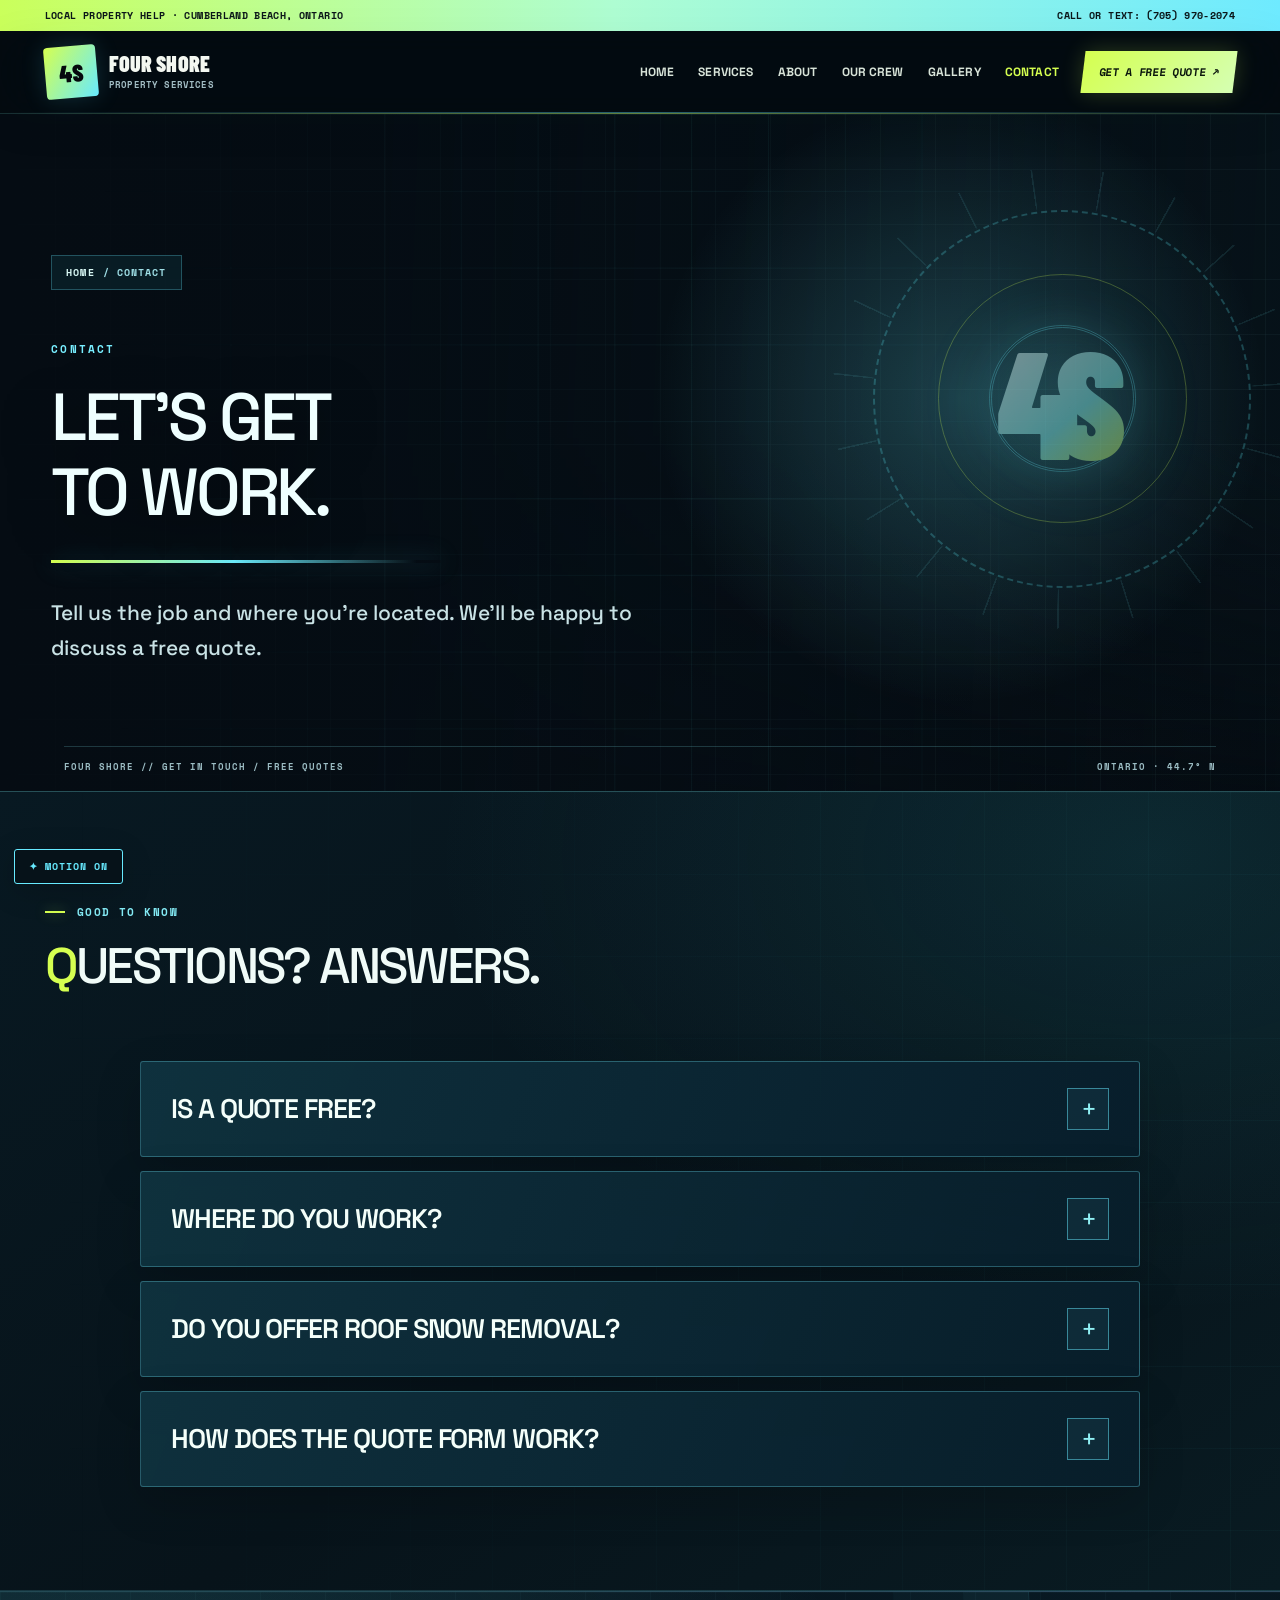
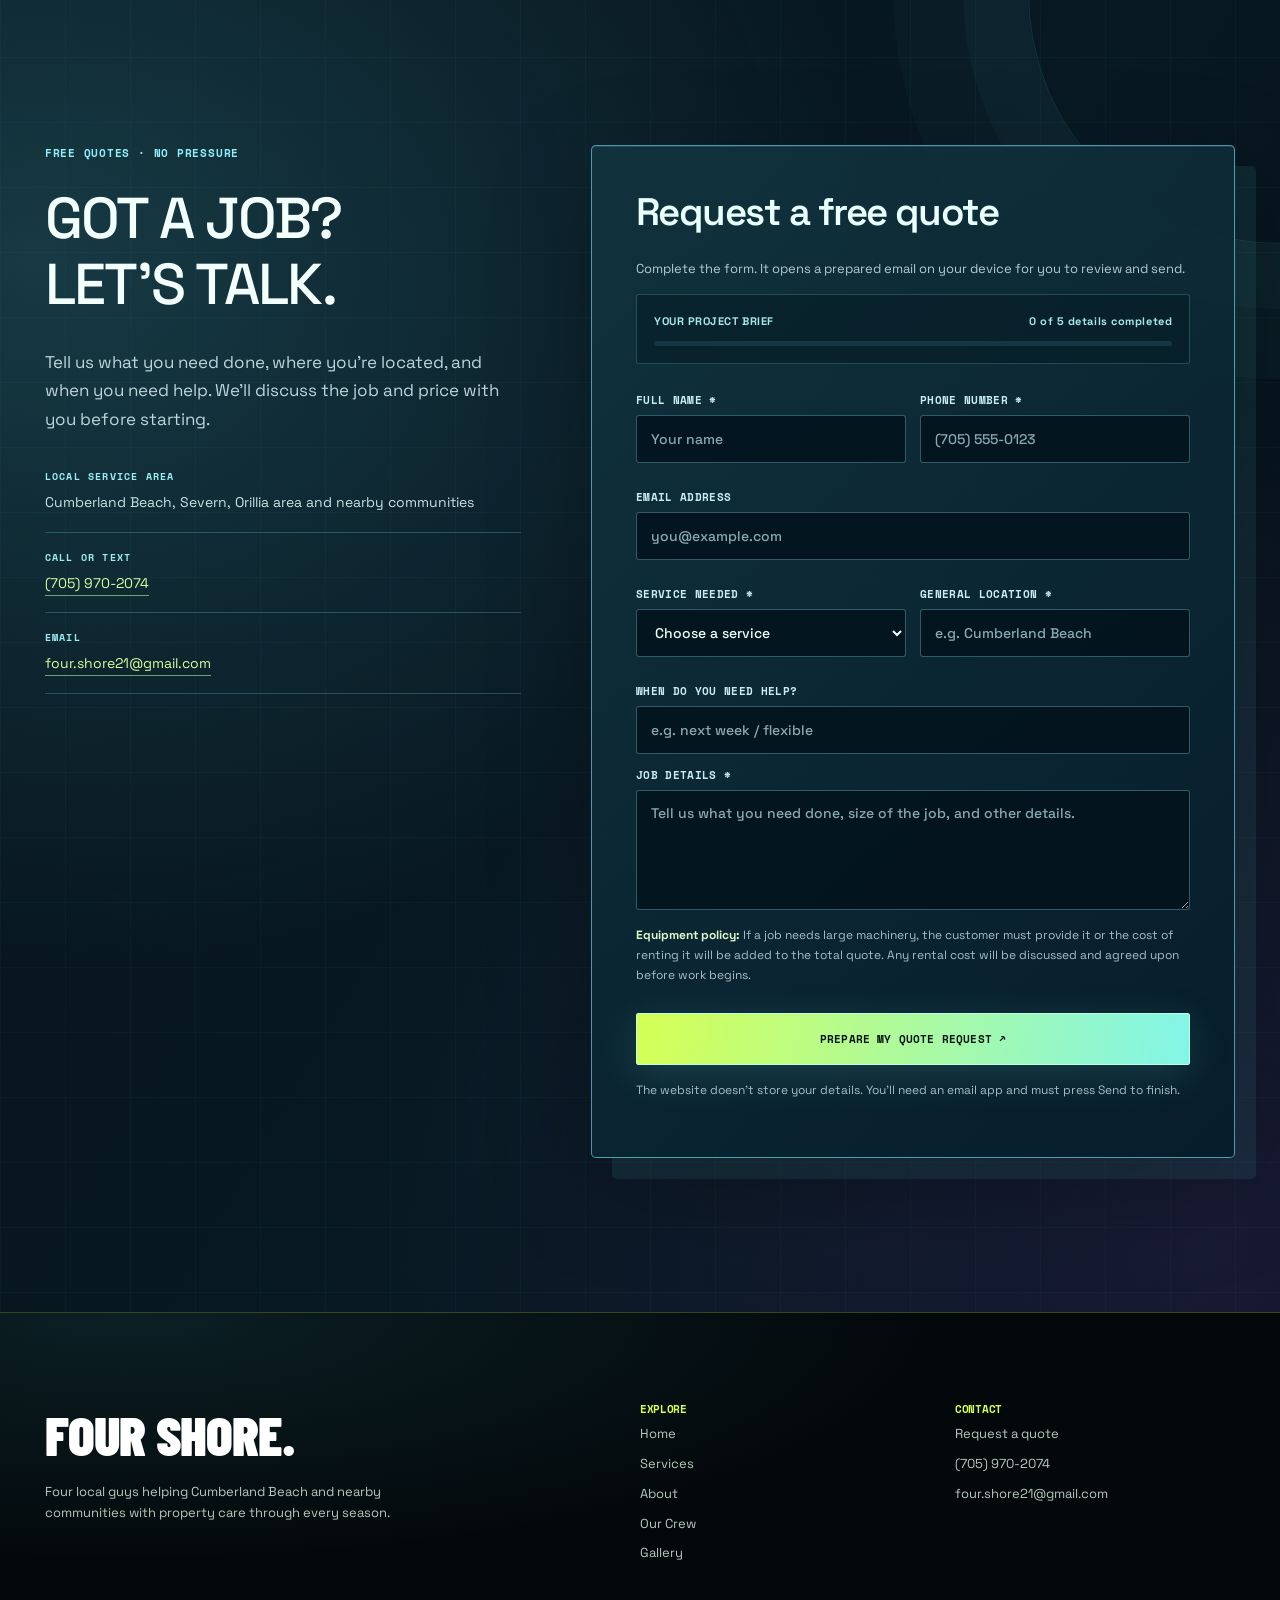
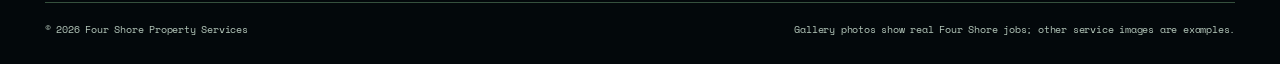
<file: contact/index.html>
<!doctype html><html lang="en-CA"><head><meta charset="utf-8"><meta name="viewport" content="width=device-width,initial-scale=1"><meta name="theme-color" content="#071111"><meta name="format-detection" content="telephone=no"><meta name="description" content="Get in touch with Four Shore Property Services to request a free property services quote."><title>Contact &amp; Free Quote | Four Shore Property Services</title><link rel="icon" type="image/svg+xml" href="/assets/fourshore-icon.svg"><meta name="color-scheme" content="light"><meta property="og:type" content="website"><meta property="og:site_name" content="Four Shore Property Services"><meta property="og:title" content="Four Shore Property Services"><link rel="preconnect" href="https://fonts.googleapis.com"><link rel="preconnect" href="https://fonts.gstatic.com" crossorigin><link rel="preconnect" href="https://images.pexels.com"><link rel="stylesheet" href="/assets/style.css"><link rel="stylesheet" href="/assets/kinetic.css"><link rel="stylesheet" href="/assets/ultra.css?v=compact2"><link rel="stylesheet" href="/assets/interior.css?v=compact2"><script defer src="/assets/site.js"></script><script defer src="/assets/kinetic.js"></script><script defer src="/assets/ultra.js"></script><script defer src="/assets/interior.js"></script></head><body class="kinetic-site ultra-site interior-site" data-interior-page="contact"><a class="skip-link" href="#main-content">Skip to main content</a><div class="notice-top"><div class="wrap"><span>LOCAL PROPERTY HELP · CUMBERLAND BEACH, ONTARIO</span><a href="tel:+17059702074">CALL OR TEXT: (705) 970-2074</a></div></div><header class="header"><div class="wrap header-inner"><a href="/" class="brand" aria-label="Four Shore Property Services home"><span class="mark">4S</span><span class="brand-name">FOUR SHORE<small>PROPERTY SERVICES</small></span></a><button type="button" class="menu" aria-label="Toggle navigation" aria-expanded="false" aria-controls="site-navigation">☰</button><nav class="nav" id="site-navigation"><a href="/" >Home</a><a href="/services/" >Services</a><a href="/about/" >About</a><a href="/crew/" >Our Crew</a><a href="/gallery/" >Gallery</a><a href="/contact/" aria-current="page">Contact</a><a href="#quote" class="btn">GET A FREE QUOTE ↗</a></nav></div></header><main id="main-content" class="interior-main"><div class="page-hero interior-hero"><div class="interior-hero-grid" aria-hidden="true"></div><div class="interior-hero-bloom" aria-hidden="true"></div><div class="interior-hero-arc" aria-hidden="true"><span></span><span></span><span></span><b>4S</b></div><div class="interior-hero-label" aria-hidden="true"><span>FOUR SHORE // GET IN TOUCH / FREE QUOTES</span><span>ONTARIO · 44.7° N</span></div><div class="hero-bg" style="background-image:url('https://images.pexels.com/photos/17987518/pexels-photo-17987518.jpeg?auto=compress&cs=tinysrgb&w=1200')"></div><div class="wrap"><div class="breadcrumbs"><a href="/">Home</a> / Contact</div><span class="eyebrow" style="color:var(--lime)">Contact</span><h1>LET'S GET<br>TO WORK.</h1><p>Tell us the job and where you're located. We'll be happy to discuss a free quote.</p></div></div><section class="section"><div class="wrap"><div class="heading"><div><span class="eyebrow">GOOD TO KNOW</span><h2 class="large">Questions? Answers.</h2></div></div><div class="faq"><details><summary>Is a quote free?</summary><p>Yes. It's free to ask. We'll talk about the work and price before any job begins.</p></details><details><summary>Where do you work?</summary><p>We're based in Cumberland Beach and may be able to help in Severn, around Orillia, and nearby areas.</p></details><details><summary>Do you offer roof snow removal?</summary><p>You can ask us about roof snow removal whenever you need it. We'll only accept roof work after assessing safe access, equipment, and conditions. High or steep roofs may need a qualified specialist.</p></details><details><summary>How does the quote form work?</summary><p>It opens a draft email. Review the request and press Send in your email app. The website does not store your information.</p></details></div></div></section><section class="quote" id="quote"><div class="wrap quote-grid"><div class="quote-intro"><span class="eyebrow" style="color:var(--lime)">FREE QUOTES · NO PRESSURE</span><h2>GOT A JOB?<br>LET'S TALK.</h2><p>Tell us what you need done, where you're located, and when you need help. We'll discuss the job and price with you before starting.</p><div class="contact-line"><b>LOCAL SERVICE AREA</b>Cumberland Beach, Severn, Orillia area and nearby communities</div><div class="contact-line"><b>CALL OR TEXT</b><a href="tel:+17059702074">(705) 970-2074</a></div><div class="contact-line"><b>EMAIL</b><a href="mailto:four.shore21@gmail.com">four.shore21@gmail.com</a></div></div><form class="form" data-form><h3>Request a free quote</h3><p>Complete the form. It opens a prepared email on your device for you to review and send.</p><div class="form-row"><label class="field">FULL NAME *<input name="name" required autocomplete="name" maxlength="100" placeholder="Your name"></label><label class="field">PHONE NUMBER *<input name="phone" required type="tel" autocomplete="tel" maxlength="30" placeholder="(705) 555-0123"></label></div><label class="field">EMAIL ADDRESS<input type="email" name="email" autocomplete="email" maxlength="150" placeholder="you@example.com"></label><div class="form-row"><label class="field">SERVICE NEEDED *<select name="service" required><option value="">Choose a service</option><option value="Spring yard cleanups">Spring yard cleanups</option><option value="Leaf raking and bagging">Leaf raking and bagging</option><option value="Garden bed help">Garden bed help</option><option value="Lawn mowing">Lawn mowing</option><option value="Garden maintenance">Garden maintenance</option><option value="Outdoor odd jobs">Outdoor odd jobs</option><option value="Fall yard cleanups">Fall yard cleanups</option><option value="Outdoor organizing">Outdoor organizing</option><option value="Snow shovelling">Snow shovelling</option><option value="Roof snow removal">Roof snow removal</option><option value="Winter property help">Winter property help</option><option value="Something else">Something else</option></select></label><label class="field">GENERAL LOCATION *<input name="location" required maxlength="120" placeholder="e.g. Cumberland Beach"></label></div><label class="field">WHEN DO YOU NEED HELP?<input name="timing" maxlength="100" placeholder="e.g. next week / flexible"></label><label class="field">JOB DETAILS *<textarea name="details" required maxlength="2000" placeholder="Tell us what you need done, size of the job, and other details."></textarea></label><p class="form-msg" style="margin-top:9px"><strong>Equipment policy:</strong> If a job needs large machinery, the customer must provide it or the cost of renting it will be added to the total quote. Any rental cost will be discussed and agreed upon before work begins.</p><button class="btn" type="submit">PREPARE MY QUOTE REQUEST ↗</button><p class="form-msg" role="status" aria-live="polite">The website doesn't store your details. You'll need an email app and must press Send to finish.</p></form></div></section></main><footer class="footer"><div class="wrap"><div class="footer-top"><div><a href="/"><strong>FOUR SHORE.</strong></a><p>Four local guys helping Cumberland Beach and nearby communities with property care through every season.</p></div><div><h4>EXPLORE</h4><div class="footer-links"><a href="/">Home</a><a href="/services/">Services</a><a href="/about/">About</a><a href="/crew/">Our Crew</a><a href="/gallery/">Gallery</a></div></div><div><h4>CONTACT</h4><div class="footer-links"><a href="/contact/">Request a quote</a><a href="tel:+17059702074">(705) 970-2074</a><a href="mailto:four.shore21@gmail.com">four.shore21@gmail.com</a></div></div></div><div class="footer-bottom"><span>© <span data-year></span> Four Shore Property Services</span><span>Gallery photos show real Four Shore jobs; other service images are examples.</span></div></div></footer></body></html>
</file>
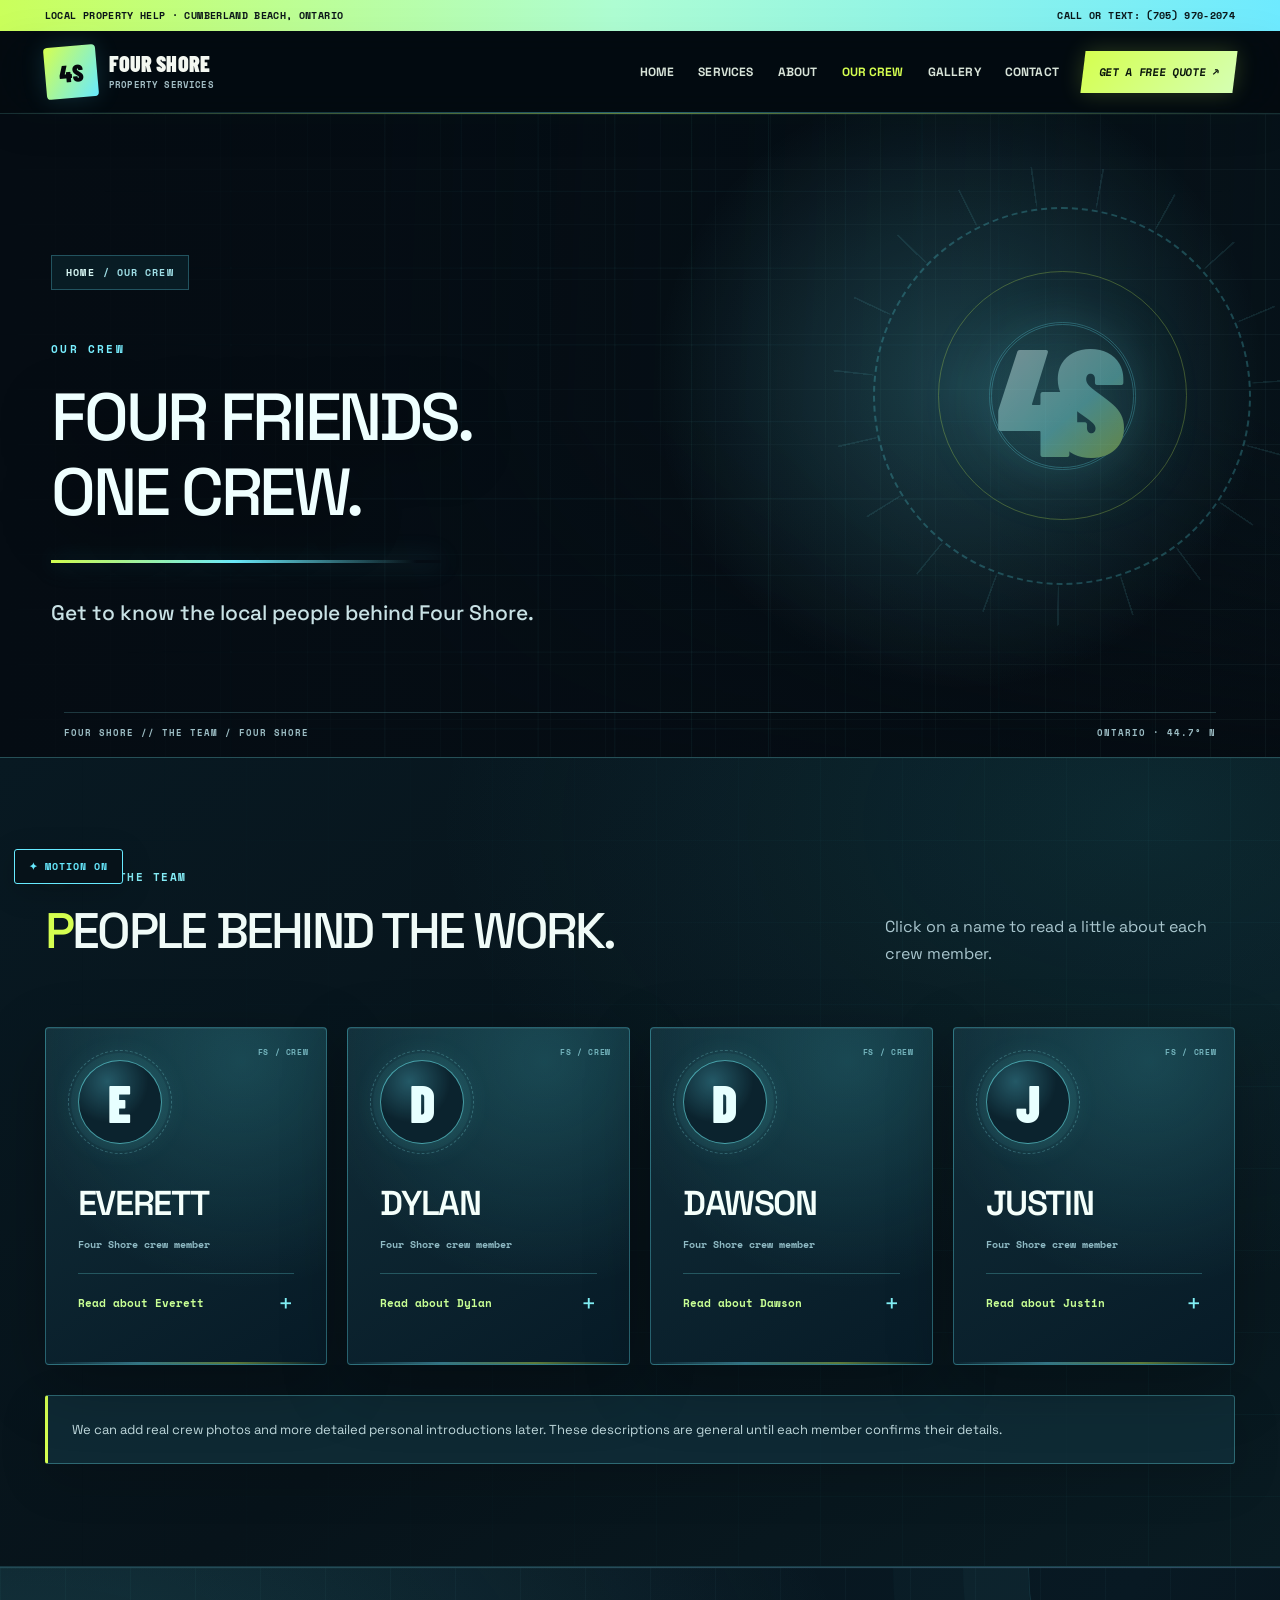
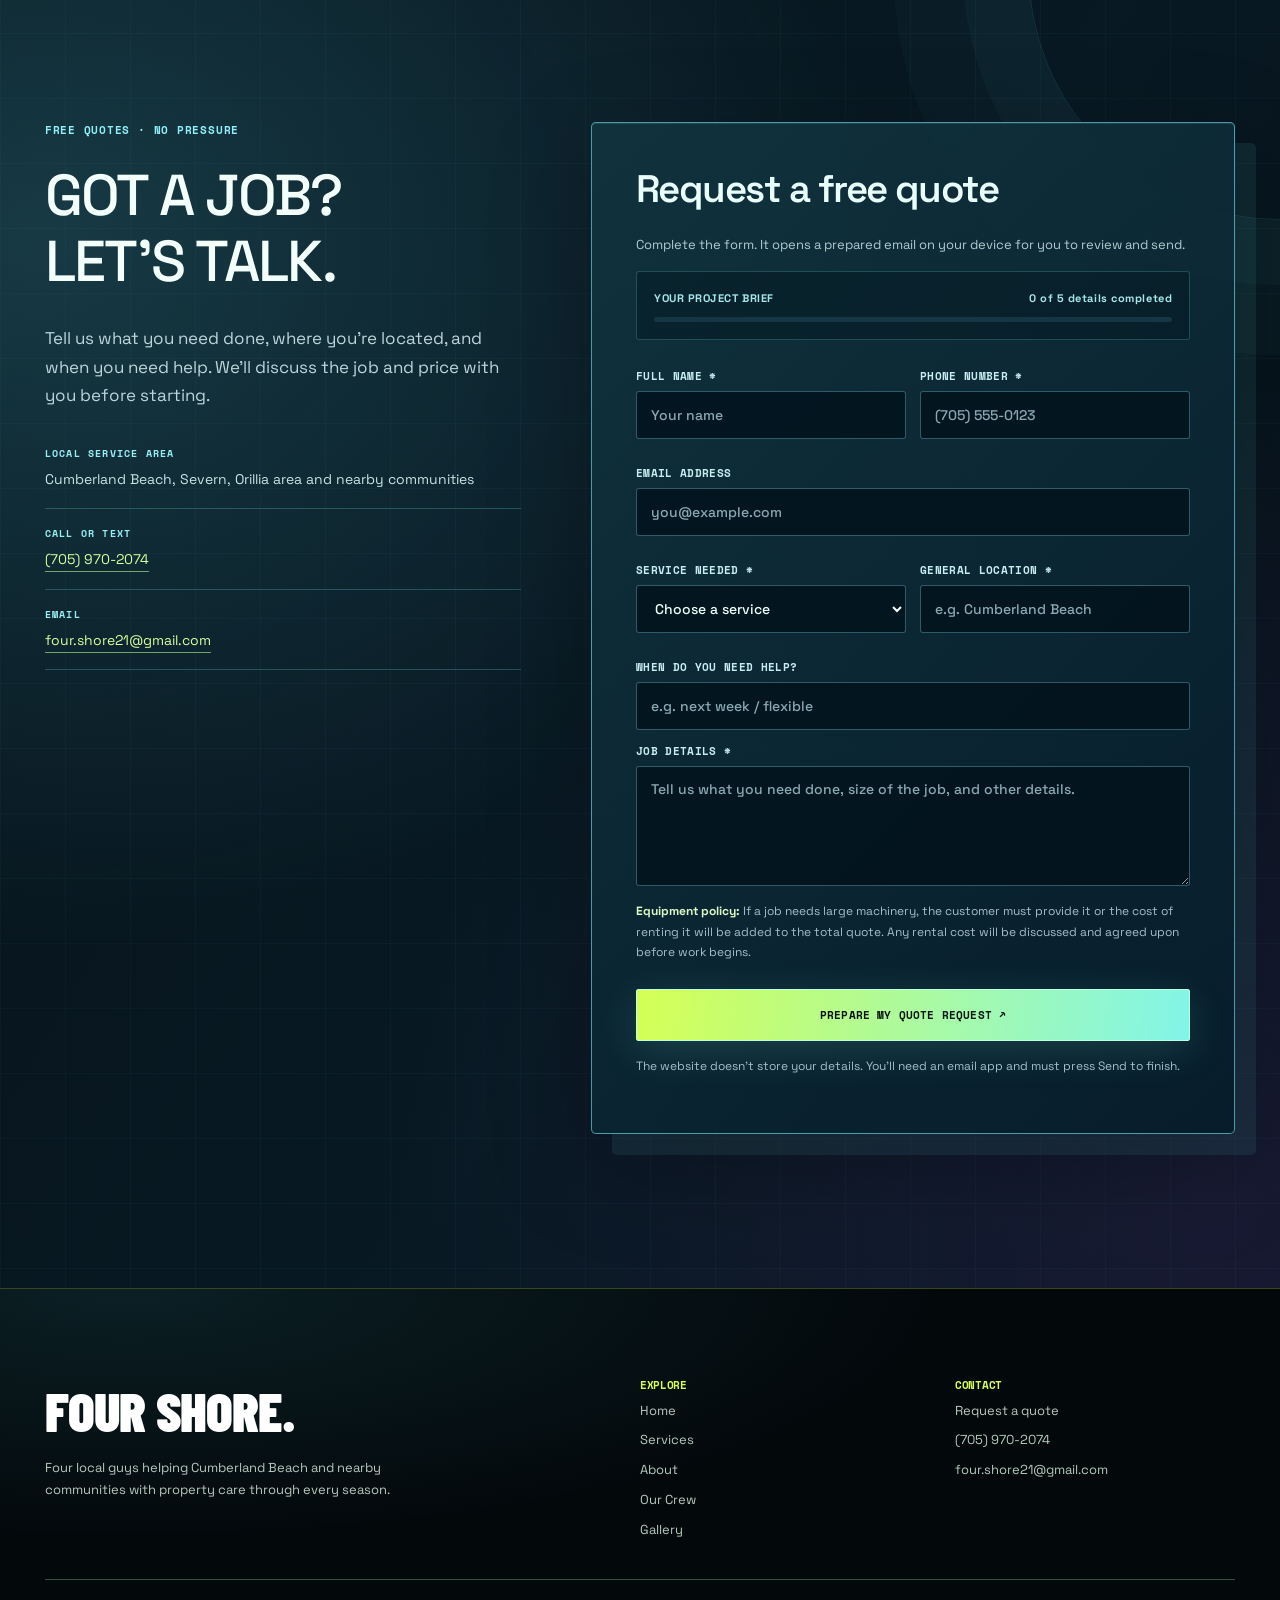
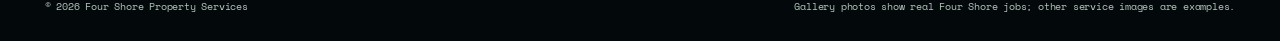
<file: crew/index.html>
<!doctype html><html lang="en-CA"><head><meta charset="utf-8"><meta name="viewport" content="width=device-width,initial-scale=1"><meta name="theme-color" content="#071111"><meta name="format-detection" content="telephone=no"><meta name="description" content="Meet Everett, Dylan, Dawson and Justin, the team behind Four Shore Property Services."><title>Meet the Crew | Four Shore Property Services</title><link rel="icon" type="image/svg+xml" href="/assets/fourshore-icon.svg"><meta name="color-scheme" content="light"><meta property="og:type" content="website"><meta property="og:site_name" content="Four Shore Property Services"><meta property="og:title" content="Four Shore Property Services"><link rel="preconnect" href="https://fonts.googleapis.com"><link rel="preconnect" href="https://fonts.gstatic.com" crossorigin><link rel="preconnect" href="https://images.pexels.com"><link rel="stylesheet" href="/assets/style.css"><link rel="stylesheet" href="/assets/kinetic.css"><link rel="stylesheet" href="/assets/ultra.css?v=compact2"><link rel="stylesheet" href="/assets/interior.css?v=compact2"><script defer src="/assets/site.js"></script><script defer src="/assets/kinetic.js"></script><script defer src="/assets/ultra.js"></script><script defer src="/assets/interior.js"></script></head><body class="kinetic-site ultra-site interior-site" data-interior-page="crew"><a class="skip-link" href="#main-content">Skip to main content</a><div class="notice-top"><div class="wrap"><span>LOCAL PROPERTY HELP · CUMBERLAND BEACH, ONTARIO</span><a href="tel:+17059702074">CALL OR TEXT: (705) 970-2074</a></div></div><header class="header"><div class="wrap header-inner"><a href="/" class="brand" aria-label="Four Shore Property Services home"><span class="mark">4S</span><span class="brand-name">FOUR SHORE<small>PROPERTY SERVICES</small></span></a><button type="button" class="menu" aria-label="Toggle navigation" aria-expanded="false" aria-controls="site-navigation">☰</button><nav class="nav" id="site-navigation"><a href="/" >Home</a><a href="/services/" >Services</a><a href="/about/" >About</a><a href="/crew/" aria-current="page">Our Crew</a><a href="/gallery/" >Gallery</a><a href="/contact/" >Contact</a><a href="#quote" class="btn">GET A FREE QUOTE ↗</a></nav></div></header><main id="main-content" class="interior-main"><div class="page-hero interior-hero"><div class="interior-hero-grid" aria-hidden="true"></div><div class="interior-hero-bloom" aria-hidden="true"></div><div class="interior-hero-arc" aria-hidden="true"><span></span><span></span><span></span><b>4S</b></div><div class="interior-hero-label" aria-hidden="true"><span>FOUR SHORE // THE TEAM / FOUR SHORE</span><span>ONTARIO · 44.7° N</span></div><div class="hero-bg" style="background-image:url('https://images.pexels.com/photos/3999647/pexels-photo-3999647.jpeg?auto=compress&cs=tinysrgb&w=1200')"></div><div class="wrap"><div class="breadcrumbs"><a href="/">Home</a> / Our crew</div><span class="eyebrow" style="color:var(--lime)">Our crew</span><h1>FOUR FRIENDS.<br>ONE CREW.</h1><p>Get to know the local people behind Four Shore.</p></div></div><section class="section"><div class="wrap"><div class="heading"><div><span class="eyebrow">MEET THE TEAM</span><h2 class="large">People behind the work.</h2></div><p>Click on a name to read a little about each crew member.</p></div><div class="team"><article class="person"><div class="avatar">E</div><h3>Everett</h3><p class="muted" style="font-size:12px">Four Shore crew member</p><details><summary>Read about Everett</summary><p>Everett is a reliable, hardworking young member of the Four Shore crew who takes pride in getting the job done right. He stays determined to do his best on every job, whether that means organizing the work, handling hands-on property tasks, or keeping things moving. He believes in following through and making sure customers are happy with the effort put into their property.</p></details></article><article class="person"><div class="avatar">D</div><h3>Dylan</h3><p class="muted" style="font-size:12px">Four Shore crew member</p><details><summary>Read about Dylan</summary><p>Dylan is one of the four friends behind Four Shore. He helps with seasonal jobs, yard cleanups, and property work alongside the crew.</p></details></article><article class="person"><div class="avatar">D</div><h3>Dawson</h3><p class="muted" style="font-size:12px">Four Shore crew member</p><details><summary>Read about Dawson</summary><p>Dawson helps with practical outdoor jobs and works with the other crew members to get the details taken care of.</p></details></article><article class="person"><div class="avatar">J</div><h3>Justin</h3><p class="muted" style="font-size:12px">Four Shore crew member</p><details><summary>Read about Justin</summary><p>Justin is part of the Four Shore team, helping out with seasonal yard care, cleanup work, and smaller property tasks.</p></details></article></div><div class="safe-note">We can add real crew photos and more detailed personal introductions later. These descriptions are general until each member confirms their details.</div></div></section><section class="quote" id="quote"><div class="wrap quote-grid"><div class="quote-intro"><span class="eyebrow" style="color:var(--lime)">FREE QUOTES · NO PRESSURE</span><h2>GOT A JOB?<br>LET'S TALK.</h2><p>Tell us what you need done, where you're located, and when you need help. We'll discuss the job and price with you before starting.</p><div class="contact-line"><b>LOCAL SERVICE AREA</b>Cumberland Beach, Severn, Orillia area and nearby communities</div><div class="contact-line"><b>CALL OR TEXT</b><a href="tel:+17059702074">(705) 970-2074</a></div><div class="contact-line"><b>EMAIL</b><a href="mailto:four.shore21@gmail.com">four.shore21@gmail.com</a></div></div><form class="form" data-form><h3>Request a free quote</h3><p>Complete the form. It opens a prepared email on your device for you to review and send.</p><div class="form-row"><label class="field">FULL NAME *<input name="name" required autocomplete="name" maxlength="100" placeholder="Your name"></label><label class="field">PHONE NUMBER *<input name="phone" required type="tel" autocomplete="tel" maxlength="30" placeholder="(705) 555-0123"></label></div><label class="field">EMAIL ADDRESS<input type="email" name="email" autocomplete="email" maxlength="150" placeholder="you@example.com"></label><div class="form-row"><label class="field">SERVICE NEEDED *<select name="service" required><option value="">Choose a service</option><option value="Spring yard cleanups">Spring yard cleanups</option><option value="Leaf raking and bagging">Leaf raking and bagging</option><option value="Garden bed help">Garden bed help</option><option value="Lawn mowing">Lawn mowing</option><option value="Garden maintenance">Garden maintenance</option><option value="Outdoor odd jobs">Outdoor odd jobs</option><option value="Fall yard cleanups">Fall yard cleanups</option><option value="Outdoor organizing">Outdoor organizing</option><option value="Snow shovelling">Snow shovelling</option><option value="Roof snow removal">Roof snow removal</option><option value="Winter property help">Winter property help</option><option value="Something else">Something else</option></select></label><label class="field">GENERAL LOCATION *<input name="location" required maxlength="120" placeholder="e.g. Cumberland Beach"></label></div><label class="field">WHEN DO YOU NEED HELP?<input name="timing" maxlength="100" placeholder="e.g. next week / flexible"></label><label class="field">JOB DETAILS *<textarea name="details" required maxlength="2000" placeholder="Tell us what you need done, size of the job, and other details."></textarea></label><p class="form-msg" style="margin-top:9px"><strong>Equipment policy:</strong> If a job needs large machinery, the customer must provide it or the cost of renting it will be added to the total quote. Any rental cost will be discussed and agreed upon before work begins.</p><button class="btn" type="submit">PREPARE MY QUOTE REQUEST ↗</button><p class="form-msg" role="status" aria-live="polite">The website doesn't store your details. You'll need an email app and must press Send to finish.</p></form></div></section></main><footer class="footer"><div class="wrap"><div class="footer-top"><div><a href="/"><strong>FOUR SHORE.</strong></a><p>Four local guys helping Cumberland Beach and nearby communities with property care through every season.</p></div><div><h4>EXPLORE</h4><div class="footer-links"><a href="/">Home</a><a href="/services/">Services</a><a href="/about/">About</a><a href="/crew/">Our Crew</a><a href="/gallery/">Gallery</a></div></div><div><h4>CONTACT</h4><div class="footer-links"><a href="/contact/">Request a quote</a><a href="tel:+17059702074">(705) 970-2074</a><a href="mailto:four.shore21@gmail.com">four.shore21@gmail.com</a></div></div></div><div class="footer-bottom"><span>© <span data-year></span> Four Shore Property Services</span><span>Gallery photos show real Four Shore jobs; other service images are examples.</span></div></div></footer></body></html>
</file>
<file: assets/style.css>
@import url('https://fonts.googleapis.com/css2?family=DM+Sans:wght@400;500;600;700;800&family=Outfit:wght@400;500;600;700;800;900&display=swap');
:root{--pine:#102a22;--deep:#071912;--lime:#c9ee86;--cream:#f6f6ef;--line:#dce4db;--ink:#1c3328;--muted:#60736a}
*{box-sizing:border-box}html{scroll-behavior:smooth;scroll-padding-top:110px}body{margin:0;background:var(--cream);color:var(--ink);font:15px/1.65 'DM Sans',Arial,sans-serif}h1,h2,h3,h4{font-family:Outfit,Arial,sans-serif;line-height:1.08;letter-spacing:-.045em;margin:0 0 .6em}p{margin:0 0 1.1em}a{color:inherit;text-decoration:none}button,input,textarea,select{font:inherit}button{cursor:pointer}img{display:block;max-width:100%}.wrap{width:min(1160px,calc(100% - 44px));margin:auto}.eyebrow{display:block;font-size:11px;font-weight:900;letter-spacing:.17em;text-transform:uppercase;color:#65854a;margin-bottom:18px}.muted{color:var(--muted)}.light{color:#d8e4d8}.large{font-size:clamp(38px,5.3vw,67px)}.btn{display:inline-flex;align-items:center;justify-content:center;background:var(--lime);color:var(--pine);font-size:13px;font-weight:900;padding:15px 23px;border:1px solid var(--lime);border-radius:9px;transition:transform .2s,background .2s;white-space:nowrap}.btn:hover{transform:translateY(-2px);background:#e0f9b5}.btn.outline{border-color:#9dac9e;background:transparent;color:#fff}.btn.outline:hover{background:#fff;color:var(--pine)}.btn.dark{background:var(--pine);border-color:var(--pine);color:#fff}.btn.dark:hover{background:#2d5442}
.notice-top{background:var(--deep);color:#d2ded2;font-size:11px;font-weight:700}.notice-top .wrap{display:flex;justify-content:space-between;gap:15px;padding:8px 0}.notice-top a{text-decoration:underline;text-underline-offset:3px}.header{position:sticky;top:0;z-index:20;background:rgba(251,252,246,.97);backdrop-filter:blur(15px);border-bottom:1px solid var(--line)}.header-inner{display:flex;align-items:center;justify-content:space-between;min-height:83px;gap:18px}.brand{display:flex;align-items:center;gap:11px}.mark{background:var(--pine);color:var(--lime);display:grid;place-items:center;width:48px;height:48px;border-radius:12px;font:900 20px Outfit}.brand-name{font:900 20px Outfit;letter-spacing:-.05em;line-height:1}.brand-name small{font:800 9px 'DM Sans';display:block;letter-spacing:.16em;color:#617b6c;margin-top:6px}.nav{display:flex;align-items:center;gap:23px}.nav>a:not(.btn){font-size:13px;font-weight:800;padding:10px 0;white-space:nowrap}.nav>a[aria-current=page]{color:#44833d;box-shadow:inset 0 -3px var(--lime)}.nav>a:hover{color:#548b3c}.menu{display:none;background:transparent;border:1px solid #c6d1c4;border-radius:8px;padding:8px 12px;font-size:22px}
.hero,.page-hero{position:relative;isolation:isolate;overflow:hidden;background:var(--pine);color:#fff}.hero{min-height:650px;display:flex;align-items:center}.hero-bg{position:absolute;inset:0;z-index:-2;background-size:cover;background-position:center}.hero:before,.page-hero:before{position:absolute;inset:0;content:'';z-index:-1;background:linear-gradient(90deg,#071d16 2%,rgba(7,29,22,.93) 44%,rgba(7,29,22,.38) 100%)}.hero .wrap{padding:90px 0}.hero h1{font-size:clamp(55px,8.4vw,109px);max-width:800px}.hero em{font-style:normal;color:var(--lime)}.hero p{font-size:18px;color:#dce6dc;max-width:560px}.hero-buttons{display:flex;gap:11px;flex-wrap:wrap;margin-top:28px}.proof{display:flex;gap:26px;flex-wrap:wrap;margin-top:48px;font-size:12px;font-weight:800;color:#d6e4d9}.proof span:before{content:'✓';color:var(--lime);margin-right:8px}.page-hero{min-height:350px;display:flex;align-items:center}.page-hero .wrap{padding:65px 0}.page-hero h1{font-size:clamp(47px,6.3vw,81px)}.page-hero p{max-width:610px;color:#cfdfd1;font-size:18px}.breadcrumbs{font-weight:800;font-size:12px;color:#bdd5bf;margin-bottom:15px}.breadcrumbs a{text-decoration:underline}
.stripe{background:var(--lime);color:var(--pine);padding:14px 0}.stripe .wrap{display:flex;justify-content:space-between;gap:14px;flex-wrap:wrap;font-size:11px;font-weight:900;letter-spacing:.09em}.section{padding:91px 0}.section.white{background:#fff}.section.deep{background:var(--pine);color:#fff}.heading{display:flex;align-items:end;justify-content:space-between;gap:25px;margin-bottom:35px}.heading h2{font-size:clamp(38px,5vw,60px)}.heading>p{max-width:440px;color:var(--muted)}.grid4{display:grid;grid-template-columns:repeat(4,1fr);gap:17px}.card{border:1px solid var(--line);border-radius:16px;overflow:hidden;background:#fff;transition:transform .2s,box-shadow .2s;display:block}.card:hover{transform:translateY(-4px);box-shadow:0 14px 40px #15352520}.card img{width:100%;height:210px;object-fit:cover}.card-body{padding:24px}.card-body h3{font-size:27px;margin:8px 0}.card-body p{font-size:13px;color:var(--muted)}.card-body span{font-size:12px;color:#44763b;font-weight:900}.two{display:grid;grid-template-columns:1fr 1fr;align-items:center;gap:70px}.two h2{font-size:clamp(39px,5vw,65px)}.photo{border-radius:17px;overflow:hidden}.photo img{height:430px;width:100%;object-fit:cover}.pill-nav{display:flex;flex-wrap:wrap;gap:11px;margin:25px 0}.pill-nav a{padding:11px 20px;background:white;border:1px solid #b6c8b5;border-radius:40px;font-size:13px;font-weight:900}.pill-nav a:hover{background:var(--lime)}
.season{padding:59px 0;border-bottom:1px solid var(--line);scroll-margin-top:100px}.season-layout{display:grid;grid-template-columns:0.85fr 1.15fr;gap:43px}.season-image{width:100%;height:335px;object-fit:cover;border-radius:14px}.season h2{font-size:clamp(39px,4.5vw,58px)}.job{display:flex;gap:15px;background:white;border:1px solid var(--line);border-radius:11px;padding:17px;margin-top:12px}.job .number{font-weight:900;color:#6d9957;font-size:12px}.job h3{font-size:19px;margin-bottom:7px}.job p{font-size:13px;color:var(--muted);margin:0 0 7px}.job a{font-weight:900;font-size:12px;color:#43753a;text-decoration:underline;text-underline-offset:3px}.safe-note{padding:21px 24px;background:#e8eee4;border-left:4px solid #79a750;border-radius:7px;margin-top:30px;font-size:13px}
.steps{display:grid;grid-template-columns:repeat(3,1fr);gap:25px}.step{border-top:2px solid #79a075;padding-top:18px}.step b{background:var(--lime);color:var(--pine);display:grid;place-items:center;width:39px;height:39px;border-radius:50%}.step h3{font-size:24px;margin-top:18px}.step p{color:#d0dfd2;font-size:14px}.team{display:grid;grid-template-columns:repeat(4,1fr);gap:16px}.person{background:white;border:1px solid var(--line);border-radius:15px;padding:27px;min-height:245px}.avatar{width:65px;height:65px;background:var(--pine);color:var(--lime);border-radius:14px;display:grid;place-items:center;font:800 30px Outfit;margin-bottom:23px}.person h3{font-size:26px}.person details{font-size:13px;color:var(--muted)}.person summary{cursor:pointer;font-weight:900;color:#4f8c3c}.person details p{padding-top:11px}.gallery{display:grid;grid-template-columns:repeat(3,1fr);gap:18px}.gallery figure{margin:0;background:#fff;border:1px solid var(--line);border-radius:15px;overflow:hidden}.gallery img{width:100%;height:250px;object-fit:cover}.gallery figcaption{padding:16px 20px;font-weight:800}.gallery figcaption span{display:block;font-size:11px;color:var(--muted);font-weight:500}
.quote{background:#0a241a;color:#fff;padding:90px 0}.quote-grid{display:grid;grid-template-columns:.85fr 1.15fr;gap:70px}.quote h2{font-size:clamp(39px,5.5vw,68px)}.quote-intro p{color:#cad9ce}.contact-line{padding:17px 0;border-bottom:1px solid #4d6957}.contact-line b{font-size:11px;color:var(--lime);letter-spacing:.12em;display:block}.contact-line a{text-decoration:underline;text-underline-offset:3px}.form{background:#fff;color:var(--ink);padding:32px;border-radius:18px}.form h3{font-size:28px}.form>p{font-size:13px;color:var(--muted)}.form-row{display:grid;grid-template-columns:1fr 1fr;gap:14px}.field{font-size:11px;font-weight:900;display:block;margin:13px 0}.field input,.field select,.field textarea{margin-top:7px;width:100%;border:1px solid #cbd9cb;background:#fafcf9;padding:12px;border-radius:9px;display:block;color:var(--ink);font-size:14px}.field textarea{min-height:105px;resize:vertical}.form .btn{width:100%;margin-top:14px;border:none}.form-msg{font-size:12px!important;color:var(--muted)!important;margin-top:15px!important}.faq{max-width:820px;margin:auto}.faq details{padding:20px 0;border-bottom:1px solid var(--line)}.faq summary{cursor:pointer;font-weight:800;font-size:17px}.faq p{color:var(--muted);margin-top:13px;font-size:14px}
.footer{background:#06160e;color:#b6c9bc;padding:48px 0 22px}.footer-top{display:grid;grid-template-columns:2fr 1fr 1fr;gap:35px}.footer strong{color:#fff;font:900 27px Outfit}.footer p{font-size:13px;margin-top:14px;max-width:350px}.footer h4{font:900 12px 'DM Sans';color:var(--lime);letter-spacing:.12em}.footer-links{display:grid;gap:8px;font-size:13px}.footer-links a:hover{text-decoration:underline}.footer-bottom{border-top:1px solid #35503d;padding-top:19px;margin-top:38px;display:flex;justify-content:space-between;font-size:11px;gap:16px}
a:focus-visible,button:focus-visible,summary:focus-visible,input:focus-visible,textarea:focus-visible,select:focus-visible{outline:3px solid #9bbe65;outline-offset:3px}
@media(max-width:1050px){.nav{gap:14px}.nav>a:not(.btn){font-size:12px}.grid4,.team{grid-template-columns:repeat(2,1fr)}}@media(max-width:830px){.menu{display:block}.header-inner{min-height:74px}.nav{display:none;position:absolute;left:0;right:0;top:100%;background:var(--cream);padding:22px;box-shadow:0 20px 25px #0002;flex-direction:column;align-items:stretch;gap:6px}.nav.open{display:flex}.nav>a{padding:8px 3px}.two,.season-layout,.quote-grid{grid-template-columns:1fr;gap:30px}.heading{display:block}.section,.quote{padding:70px 0}.hero{min-height:570px}.gallery{grid-template-columns:repeat(2,1fr)}}@media(max-width:540px){.wrap{width:calc(100% - 34px)}.notice-top .wrap{flex-wrap:wrap;gap:2px}.hero h1{font-size:clamp(49px,11.8vw,72px)}.hero p{font-size:16px}.grid4,.steps,.team,.gallery,.form-row,.footer-top{grid-template-columns:1fr}.hero .wrap{padding:75px 0}.card img{height:235px}.season-image{height:240px}.photo img{height:310px}.form{padding:22px}.footer-bottom{flex-wrap:wrap}}@media(prefers-reduced-motion:reduce){*{scroll-behavior:auto!important;transition:none!important}}


/* FOUR SHORE / MOTION CONCEPT — PREVIEW ONLY */
:root{--pine:#071e19;--deep:#04130f;--lime:#c9ff80;--cream:#f2f5ee;--line:#cbd9cc;--ink:#14291e;--muted:#52695e}
body{overflow-x:hidden;background:var(--cream)}
::selection{background:var(--lime);color:#082017}
.header{background:rgba(248,251,244,.86);backdrop-filter:blur(24px) saturate(160%);box-shadow:0 10px 45px rgba(3,27,17,.06)}
.header:after{content:"";position:absolute;bottom:-1px;left:0;height:1px;width:100%;background:linear-gradient(90deg,transparent,rgba(75,145,90,.5),transparent)}
.brand .mark{box-shadow:0 0 0 1px rgba(197,255,125,.18),0 0 26px rgba(143,225,86,.18);transform:rotate(-4deg)}
.brand:hover .mark{transform:rotate(0) scale(1.07)}
.brand .mark,.nav a,.btn{transition:transform .35s cubic-bezier(.2,.8,.2,1),box-shadow .35s,background .35s}
.nav>a:not(.btn){position:relative}
.nav>a:not(.btn):after{content:"";position:absolute;left:0;right:100%;bottom:2px;height:2px;background:#7ba74a;transition:right .35s}
.nav>a:not(.btn):hover:after{right:0}
.btn{position:relative;overflow:hidden;box-shadow:0 6px 25px rgba(172,239,107,.13)}
.btn:after{content:"";position:absolute;inset:-40%;transform:translateX(-150%) rotate(20deg);background:linear-gradient(90deg,transparent,rgba(255,255,255,.38),transparent);transition:transform .75s}
.btn:hover:after{transform:translateX(150%) rotate(20deg)}
.btn:hover{box-shadow:0 10px 30px rgba(160,233,102,.25);transform:translateY(-3px)}
.hero{min-height:min(790px,95vh);background:#051810}
.hero .hero-bg{transform:scale(1.08);animation:fourshore-kenburns 19s ease-in-out infinite alternate}
.hero:before{background:linear-gradient(90deg,rgba(2,16,11,.98) 0%,rgba(2,16,11,.9) 35%,rgba(2,16,11,.4) 100%)}
.hero:after,.page-hero:after{content:"";position:absolute;inset:0;z-index:-1;pointer-events:none;background:radial-gradient(circle at var(--spot-x,80%) var(--spot-y,35%),rgba(176,255,111,.17),transparent 30%);mix-blend-mode:screen}
.hero h1{font-size:clamp(56px,8.2vw,110px);text-shadow:0 15px 60px rgba(0,0,0,.2)}
.hero h1 em{background:linear-gradient(120deg,#b4f478,#e4ffbd,#8de49c);background-size:200% auto;-webkit-background-clip:text;background-clip:text;color:transparent;animation:fourshore-shimmer 8s linear infinite}
.hero .eyebrow{display:inline-flex;align-items:center;gap:11px}
.hero .eyebrow:before{content:"";width:7px;height:7px;border-radius:50%;background:var(--lime);box-shadow:0 0 0 5px rgba(194,255,121,.15),0 0 20px rgba(194,255,121,.8)}
.hero-buttons .btn:first-child{box-shadow:0 0 40px rgba(188,255,116,.25)}
.proof span{letter-spacing:.05em}
.stripe{background:linear-gradient(90deg,#b9f17c,#e0ffa5,#b5e982);background-size:200% auto;animation:fourshore-shimmer 12s linear infinite}
.section{position:relative}
.section.white{background:#fff}
.section.deep{background:radial-gradient(circle at 85% 5%,rgba(137,236,128,.14),transparent 35%),linear-gradient(145deg,#0a2a1d,#03140f)}
.eyebrow{letter-spacing:.21em}
.card{border-color:rgba(28,67,44,.11);box-shadow:0 8px 24px rgba(13,50,30,.04);transform-style:preserve-3d;will-change:transform}
.card:hover{box-shadow:0 28px 70px rgba(10,48,24,.17)}
.card img{transition:transform .8s cubic-bezier(.2,.8,.2,1),filter .8s;filter:saturate(.9)}
.card:hover img{transform:scale(1.085);filter:saturate(1.1)}
.card-body{position:relative;z-index:1}
.card-body span:last-child{display:inline-flex;gap:10px;align-items:center}
.card-body span:last-child:after{content:"→";font-size:18px;transition:transform .3s}
.card:hover .card-body span:last-child:after{transform:translateX(6px)}
.photo,.season-image,.gallery figure{box-shadow:0 18px 55px rgba(4,32,15,.12)}
.photo img,.season-image,.gallery img{transition:transform .85s cubic-bezier(.2,.8,.2,1),filter .85s}
.photo:hover img,.gallery figure:hover img{transform:scale(1.04)}
.season{position:relative}
.season:before{content:"";position:absolute;top:0;left:0;width:60px;height:2px;background:var(--lime)}
.job,.person,.gallery figure,.form{transition:transform .35s,box-shadow .35s,border-color .35s}
.job:hover,.person:hover,.gallery figure:hover{transform:translateY(-4px);border-color:#a2c995;box-shadow:0 20px 48px rgba(14,52,27,.1)}
.person details[open]{background:rgba(185,239,149,.12);border-radius:9px;padding:9px;margin:-9px}
.gallery details[open]>summary{color:#397b37}
.gallery details>summary{transition:color .3s}
.quote{background:radial-gradient(circle at 7% 20%,rgba(155,234,106,.14),transparent 38%),linear-gradient(135deg,#082419,#03120c)}
.form{box-shadow:0 30px 90px rgba(0,0,0,.18)}
.form:focus-within{box-shadow:0 30px 90px rgba(0,0,0,.23),0 0 0 1px rgba(191,245,130,.5)}
.form .field input:focus,.form .field textarea:focus,.form .field select:focus{outline:2px solid #a4dc6c;outline-offset:1px}
.footer{background:#03130b}
.motion-reveal{opacity:0;transform:translate3d(0,36px,0);filter:blur(6px);transition:opacity .85s cubic-bezier(.2,.7,.2,1),transform .85s cubic-bezier(.2,.7,.2,1),filter .85s}
.motion-reveal.is-visible{opacity:1;transform:translate3d(0,0,0);filter:blur(0)}
.motion-reveal[data-motion-delay="1"]{transition-delay:.08s}.motion-reveal[data-motion-delay="2"]{transition-delay:.16s}.motion-reveal[data-motion-delay="3"]{transition-delay:.24s}
.motion-progress{position:fixed;top:0;left:0;height:3px;width:100%;z-index:100;background:linear-gradient(90deg,#79c766,#d6ff8e);transform:scaleX(0);transform-origin:left;pointer-events:none;box-shadow:0 0 14px rgba(185,255,100,.65)}
.motion-orbit{position:absolute;width:340px;height:340px;right:-130px;bottom:-140px;border:1px solid rgba(185,255,120,.13);border-radius:50%;pointer-events:none}
.motion-orbit:before,.motion-orbit:after{content:"";position:absolute;inset:30px;border:1px solid rgba(185,255,120,.1);border-radius:50%}
.motion-orbit:after{inset:65px}
.motion-word{display:inline-block;animation:fourshore-float 6s ease-in-out infinite}
.motion-ticker{display:flex;align-items:center;gap:24px}
.motion-ticker span{white-space:nowrap}
.motion-scroll{position:absolute;bottom:25px;right:clamp(22px,5vw,80px);font-size:10px;font-weight:800;letter-spacing:.2em;writing-mode:vertical-rl;color:#c8e5c8;display:flex;align-items:center;gap:13px}
.motion-scroll:after{content:"";height:64px;width:1px;background:linear-gradient(transparent,#c8e5c8);animation:fourshore-line 2.5s ease-in-out infinite}
@keyframes fourshore-kenburns{from{transform:scale(1.08)}to{transform:scale(1.19) translate(-1%,1%)}}
@keyframes fourshore-shimmer{to{background-position:200% center}}
@keyframes fourshore-float{50%{transform:translateY(-8px)}}
@keyframes fourshore-line{50%{opacity:.3;transform:translateY(10px)}}
@media(max-width:830px){.hero{min-height:610px}.motion-scroll{display:none}.motion-orbit{width:200px;height:200px;right:-90px;bottom:-70px}.nav{background:rgba(247,250,244,.98);backdrop-filter:blur(20px)}}
@media(max-width:540px){.hero{min-height:590px}.hero h1{font-size:clamp(47px,11.5vw,70px)}.hero .wrap{padding:75px 0}.card:hover,.person:hover,.job:hover{transform:none}}
@media(prefers-reduced-motion:reduce){.hero .hero-bg,.hero h1 em,.stripe,.motion-word,.motion-scroll:after{animation:none!important}.motion-reveal{opacity:1!important;transform:none!important;filter:none!important;transition:none!important}.card,.card img,.job,.person,.gallery img,.photo img,.btn,.btn:after{transition:none!important}.motion-progress{display:none}}


/* ADVANCED EXPERIENCE LAYER / Four Shore preview */
@view-transition{navigation:auto}
::view-transition-old(root){animation:experience-page-out .22s ease both}
::view-transition-new(root){animation:experience-page-in .44s cubic-bezier(.2,.8,.2,1) both}
@keyframes experience-page-out{to{opacity:0;filter:blur(3px);transform:translateY(-6px)}}
@keyframes experience-page-in{from{opacity:0;filter:blur(7px);transform:translateY(16px)}}
.experience-dot{color:#86cc61}
.experience-hero-index{display:inline-flex;vertical-align:middle;border:1px solid rgba(210,255,169,.36);color:#e5ffd4;border-radius:99px;margin-left:20px;padding:7px 13px;letter-spacing:.11em;font-size:10px;font-weight:800;background:rgba(2,24,13,.26)}
.hero .wrap{position:relative;z-index:2}
.hero .hero-bg{background-position:center 53%;filter:saturate(.78)}
.hero:before{background:linear-gradient(90deg,rgba(2,17,12,.97) 0%,rgba(2,17,12,.91) 37%,rgba(2,17,12,.5) 100%)}
.experience-aurora{position:absolute;z-index:-1;pointer-events:none;inset:0;overflow:hidden}
.experience-aurora:before,.experience-aurora:after{content:"";position:absolute;width:640px;height:640px;border-radius:50%;filter:blur(85px);opacity:.16;mix-blend-mode:screen;animation:experience-drift 18s ease-in-out infinite alternate}
.experience-aurora:before{right:-200px;top:-320px;background:#7affac}
.experience-aurora:after{right:6%;bottom:-500px;background:#d6ff80;animation-duration:24s;animation-direction:alternate-reverse}
@keyframes experience-drift{to{transform:translate3d(-160px,140px,0) scale(1.35)}}
.experience-service{display:grid;grid-template-columns:minmax(180px,.28fr) minmax(0,.72fr);border-radius:22px;overflow:hidden;box-shadow:0 25px 85px rgba(9,48,22,.1);border:1px solid rgba(17,52,27,.14);background:#fefefe;min-height:450px}
.experience-service-tabs{background:#0c281c;display:grid;grid-template-rows:repeat(4,1fr)}
.experience-tab{color:#c7dfcc;background:transparent;border:0;border-bottom:1px solid rgba(188,225,187,.16);display:flex;gap:18px;align-items:center;text-align:left;padding:26px 25px;font-family:Outfit;font-size:clamp(22px,2.5vw,30px);font-weight:800;letter-spacing:-.03em;transition:color .3s,background .3s}
.experience-tab:last-child{border-bottom:0}
.experience-tab:hover{color:#fff;background:rgba(220,255,190,.07)}
.experience-tab[aria-selected="true"]{color:var(--lime);background:linear-gradient(100deg,rgba(170,248,130,.2),rgba(170,248,130,.03));box-shadow:inset 4px 0 var(--lime)}
.experience-tab-index{align-self:center;font:800 11px 'DM Sans';color:#95bc91;letter-spacing:.14em}
.experience-tab-arrow{margin-left:auto;font:400 19px 'DM Sans';transition:transform .3s}
.experience-tab[aria-selected="true"] .experience-tab-arrow{transform:translate(3px,-3px)}
.experience-panel{display:grid;grid-template-columns:1fr 1.13fr;min-height:450px;animation:experience-panel-in .42s cubic-bezier(.2,.8,.2,1)}
.experience-panel[hidden]{display:none!important}
.experience-panel-visual{position:relative;overflow:hidden;background:#355344;min-height:385px}
.experience-panel-visual img{height:100%;width:100%;object-fit:cover;position:absolute;inset:0;transition:transform 1.1s cubic-bezier(.2,.8,.2,1);filter:saturate(.85)}
.experience-panel:hover img{transform:scale(1.045)}
.experience-image-tag{position:absolute;bottom:18px;left:17px;background:rgba(5,27,15,.82);color:#e5f9e3;backdrop-filter:blur(10px);border:1px solid rgba(255,255,255,.18);padding:9px 13px;font:800 10px 'DM Sans';letter-spacing:.13em;border-radius:50px}
.experience-panel-body{align-self:center;padding:clamp(23px,3vw,48px)}
.experience-panel-body h3{font-size:clamp(42px,5vw,65px);margin-bottom:15px}
.experience-panel-body p{color:var(--muted);font-size:15px}
.experience-job-list{display:grid;gap:10px;margin:25px 0 30px}
.experience-job-list span{padding:8px 0;border-bottom:1px solid #dde8dc;font-size:13px;font-weight:800}
.experience-job-list span:before{content:"↗";color:#679d47;font-weight:900;margin-right:11px}
@keyframes experience-panel-in{from{opacity:0;transform:translateX(12px);filter:blur(6px)}to{opacity:1;transform:translateX(0);filter:blur(0)}}
.experience-project{background:linear-gradient(155deg,#eef4e9,#ffffff 58%,#edf5ea)}
.experience-project-header{display:flex;align-items:end;gap:40px;justify-content:space-between;margin-bottom:29px}
.experience-project-header h2{max-width:720px}
.experience-project-header p{max-width:620px;color:var(--muted)}
.experience-project-grid{display:grid;grid-template-columns:2.1fr 1fr;grid-template-rows:repeat(2,240px);gap:16px}
.experience-project-grid>a{display:block;position:relative;border-radius:17px;overflow:hidden;background:#223e2d;box-shadow:0 18px 44px rgba(6,35,16,.12)}
.experience-project-grid img{width:100%;height:100%;object-fit:cover;transition:transform .85s ease,filter .6s;filter:saturate(.93)}
.experience-project-grid>a:hover img{transform:scale(1.065);filter:saturate(1.12)}
.experience-project-main{grid-row:1 / span 2}
.experience-project-main:after{content:"";position:absolute;inset:35% 0 0;background:linear-gradient(transparent,rgba(2,20,10,.9));pointer-events:none}
.experience-project-overlay{position:absolute;z-index:1;bottom:0;left:0;right:0;color:#fff;padding:32px}
.experience-project-overlay span{display:block;font-size:11px;font-weight:800;letter-spacing:.12em;color:#d5ffc0}
.experience-project-overlay strong{font:800 clamp(29px,3.5vw,48px)/1.08 Outfit;letter-spacing:-.04em;display:block;margin:13px 0 20px}
.experience-project-photo-tag{position:absolute;bottom:14px;left:14px;border-radius:100px;padding:8px 12px;background:rgba(4,30,15,.76);color:#e5f6de;backdrop-filter:blur(15px);font-size:10px;font-weight:800;letter-spacing:.05em}
.experience-services-search{display:flex;align-items:center;flex-wrap:wrap;gap:12px;background:#fff;border:1px solid var(--line);border-radius:14px;padding:16px 19px;margin:25px 0}
.experience-services-search label{font-size:11px;font-weight:900;letter-spacing:.1em;white-space:nowrap;color:#44614a}
.experience-services-search input{flex:1;min-width:200px;border:0;background:#edf3ed;padding:12px 15px;font-size:14px;border-radius:9px;color:var(--ink)}
.experience-services-search input:focus{outline:2px solid #9ac76f;outline-offset:1px}
.experience-services-search span{font-size:12px;color:#617667;font-weight:800;white-space:nowrap}
.job[hidden],.season[hidden]{display:none!important}
.experience-motion-toggle{position:fixed;bottom:18px;left:18px;z-index:65;border:1px solid rgba(194,255,151,.27);background:rgba(4,29,17,.92);color:#defbd8;border-radius:999px;padding:9px 14px;font-size:11px;font-weight:800;letter-spacing:.05em;backdrop-filter:blur(12px);box-shadow:0 5px 35px rgba(0,0,0,.17);transition:transform .2s,background .2s}
.experience-motion-toggle:hover{background:#19452a;transform:translateY(-2px)}
.experience-motion-toggle:focus-visible{outline:3px solid #c1ff80}
.experience-quote-progress{border:1px solid #d8e8d4;border-radius:11px;background:#f5faf2;padding:12px 13px;margin:13px 0 20px}
.experience-quote-progress .experience-progress-top{display:flex;align-items:center;justify-content:space-between;gap:10px;font-size:11px;font-weight:900;letter-spacing:.05em;color:#426646}
.experience-quote-progress .experience-progress-track{margin-top:10px;height:5px;background:#d9e6d6;border-radius:50px;overflow:hidden}
.experience-progress-fill{height:100%;width:0;background:linear-gradient(90deg,#6fbc66,#c9ff80);transition:width .35s ease;border-radius:50px}
.experience-lightbox{padding:0;border:0;background:transparent;max-width:min(94vw,1180px);max-height:94vh;overflow:visible;color:#fff}
.experience-lightbox::backdrop{background:rgba(1,12,7,.92);backdrop-filter:blur(16px)}
.experience-lightbox-inner{position:relative;display:flex;align-items:center;justify-content:center;flex-direction:column;gap:10px;max-height:92vh}
.experience-lightbox img{display:block;max-width:90vw;max-height:calc(91vh - 108px);object-fit:contain;border-radius:11px;box-shadow:0 40px 120px rgba(0,0,0,.4)}
.experience-lightbox-bottom{display:flex;align-items:center;justify-content:center;gap:18px;width:100%;font-size:12px}
.experience-lightbox-caption{color:#f0faef;text-align:center}
.experience-lightbox-control{border:1px solid rgba(255,255,255,.45);border-radius:50%;width:46px;height:46px;display:grid;place-items:center;background:rgba(0,0,0,.42);backdrop-filter:blur(8px);color:#fff;font-size:22px;cursor:pointer;flex:0 0 auto}
.experience-lightbox-control:hover{background:#245e31}
.experience-lightbox-close{position:absolute;top:-18px;right:-10px;z-index:10}
.experience-lightbox-nav{display:flex;gap:8px}
[data-job-gallery] figure{cursor:zoom-in}
[data-job-gallery] figure:hover img{transform:scale(1.07)}
[data-job-gallery] figure:focus-within{outline:3px solid #93c965;outline-offset:3px}
[data-job-gallery] figure button{display:block;width:100%;height:auto;padding:0;border:0;background:transparent;color:inherit;text-align:left;cursor:zoom-in}
.gallery details>summary{list-style:none;display:flex;align-items:center;justify-content:space-between;gap:15px}
.gallery details>summary::-webkit-details-marker{display:none}
details>summary{transition:color .2s}
details>summary:hover{color:#548b43}
html.motion-paused,html.motion-paused *{scroll-behavior:auto!important}
html.motion-paused *,html.motion-paused *:before,html.motion-paused *:after{animation:none!important;transition:none!important}
html.motion-paused .motion-reveal{opacity:1!important;transform:none!important;filter:none!important}
html.motion-paused .motion-progress{display:none!important}
html.motion-paused .hero .hero-bg{transform:none!important}
@media(max-width:1090px){.experience-service{grid-template-columns:230px 1fr}.experience-panel{grid-template-columns:.92fr 1.08fr}.experience-panel-body{padding:25px}.experience-panel-visual{min-height:370px}}
@media(max-width:810px){.experience-service{grid-template-columns:1fr}.experience-service-tabs{display:flex;overflow:auto;scroll-snap-type:x mandatory;gap:0}.experience-tab{white-space:nowrap;min-width:155px;padding:17px 18px;scroll-snap-align:start;font-size:24px;border-bottom:0;border-right:1px solid #284431}.experience-tab[aria-selected="true"]{box-shadow:inset 0 -4px var(--lime)}.experience-panel{min-height:380px}.experience-panel-visual{min-height:360px}.experience-project-grid{grid-template-rows:repeat(2,200px)}}
@media(max-width:540px){.experience-hero-index{display:none}.experience-panel{grid-template-columns:1fr}.experience-panel-visual{min-height:230px}.experience-panel-visual img{object-position:center 46%}.experience-panel-body{padding:25px}.experience-panel-body h3{font-size:48px}.experience-project-header{display:block}.experience-project-header .btn{margin-top:13px}.experience-project-grid{grid-template-columns:1fr 1fr;grid-template-rows:330px 145px;gap:9px}.experience-project-main{grid-column:1 / -1;grid-row:1}.experience-project-overlay{padding:20px}.experience-project-overlay strong{font-size:29px}.experience-motion-toggle{bottom:8px;left:8px;font-size:10px;padding:7px 10px}.experience-services-search input{min-width:100%;order:2}.experience-services-search span{order:3}.experience-lightbox img{max-width:95vw}.experience-lightbox-control{width:39px;height:39px;font-size:19px}}
@media(prefers-reduced-motion:reduce){@view-transition{navigation:none}::view-transition-old(root),::view-transition-new(root){animation:none!important}.experience-panel{animation:none!important}.experience-aurora:before,.experience-aurora:after{animation:none!important}.experience-panel-visual img,.experience-project-grid img,.experience-progress-fill{transition:none!important}}


/* FOUR SHORE SIGNATURE EDITION — visual system refinements */
:root{--lime:#cbfa8e;--cream:#f4f6ef;--ink:#10251a;--muted:#587061}
body{font-size:15.5px;line-height:1.68;-webkit-font-smoothing:antialiased;text-rendering:optimizeLegibility}
:focus-visible{outline:3px solid #88c94b;outline-offset:4px}
.skip-link{position:fixed;left:14px;top:-80px;z-index:9999;background:#cafa91;color:#071d10;padding:10px 18px;border-radius:9px;font-weight:800;transition:top .2s}
.skip-link:focus{top:12px}
.header{isolation:isolate}
.header-inner{min-height:77px}
.nav>a:not(.btn){font-weight:800;font-size:12px;letter-spacing:.015em}
.brand-name{letter-spacing:-.045em}
.brand-name small{letter-spacing:.18em}
.hero{min-height:clamp(650px,91svh,930px);isolation:isolate;display:flex;align-items:center}
.hero .wrap{padding-top:105px;padding-bottom:115px}
.hero .hero-bg{filter:saturate(.82) contrast(1.08)}
.hero:before{z-index:0;background:linear-gradient(90deg,rgba(3,19,11,.96) 0%,rgba(3,19,11,.91) 36%,rgba(3,19,11,.52) 100%),linear-gradient(0deg,rgba(2,15,8,.55),transparent 42%)}
.hero .wrap{z-index:3}
.hero h1{font-size:clamp(58px,8.7vw,125px);line-height:.96;letter-spacing:-.075em;margin-bottom:23px;max-width:1100px}
.hero h1 em{font-style:normal}
.hero p{max-width:550px;font-size:clamp(16px,1.55vw,19px);line-height:1.7;color:#e3eadd}
.hero .eyebrow{font-size:11px;letter-spacing:.22em}
.hero-rule{display:flex;align-items:center;gap:15px;color:#cde1c5;font-size:10px;font-weight:900;letter-spacing:.15em;margin:0 0 22px}
.hero-rule>span:first-child{width:39px;height:2px;background:#cbfa8e;box-shadow:0 0 16px #b2f26a}
.hero-buttons{margin-top:29px}
.hero-buttons .btn{min-height:54px;padding:14px 23px}
.hero .proof{margin-top:44px;gap:26px}
.hero .proof span{font-size:11px;font-weight:800;letter-spacing:.1em;color:#e6f3dc}
.stripe{position:relative;z-index:4;box-shadow:0 8px 40px rgba(1,29,9,.12)}
.stripe .wrap{min-height:59px}
.section{padding-top:clamp(75px,8vw,120px);padding-bottom:clamp(75px,8vw,120px)}
.section .heading{margin-bottom:42px}
.section h2{letter-spacing:-.062em}
.section .large{font-size:clamp(42px,5.6vw,78px);line-height:1.01}
.section .heading p{max-width:350px;font-size:15px}
.experience-service{border-radius:20px;box-shadow:0 36px 100px rgba(5,42,20,.13)}
.experience-tab{font-size:clamp(23px,2.5vw,32px)}
.experience-tab[aria-selected=true]{background:linear-gradient(90deg,rgba(179,245,132,.18),rgba(179,245,132,.015))}
.experience-panel-body h3{font-size:clamp(52px,5vw,77px);letter-spacing:-.075em}
.experience-panel-body .eyebrow{margin-bottom:12px}
.experience-job-list span{transition:padding-left .2s,color .2s}
.experience-job-list span:hover{padding-left:6px;color:#386b30}
.showcase-break{position:relative;background:#c8f594;color:#0a2415;overflow:hidden;isolation:isolate;padding:clamp(64px,8vw,115px) 0}
.showcase-break:before{content:"4S";position:absolute;right:-2%;top:-43%;font:900 clamp(260px,37vw,580px)/1 Outfit;letter-spacing:-.16em;color:rgba(5,46,18,.055);transform:rotate(-12deg);z-index:-1;pointer-events:none}
.showcase-break-inner{display:grid;grid-template-columns:1.05fr .95fr;align-items:end;gap:70px}
.showcase-break .eyebrow{color:#356536}
.showcase-break h2{font-size:clamp(55px,7.6vw,112px);letter-spacing:-.075em;line-height:.94;margin:0}
.showcase-break h2 em{font-style:normal;color:#3c7740}
.showcase-break p{max-width:520px;font-size:clamp(17px,1.8vw,21px);font-weight:600;line-height:1.65;margin-bottom:27px}
.showcase-text-link{font-size:12px;font-weight:900;letter-spacing:.11em;display:inline-flex;align-items:center;gap:20px;border-bottom:2px solid #1c512a;padding-bottom:12px;transition:gap .3s}
.showcase-text-link:hover{gap:29px}
.section.deep{background:radial-gradient(circle at 70% 20%,rgba(134,246,100,.11),transparent 45%),linear-gradient(135deg,#0c2d20,#061911)}
.section.deep h2{font-size:clamp(45px,5.6vw,75px)}
.section.deep .photo{border:7px solid rgba(255,255,255,.07);transform:rotate(1deg)}
.section.deep .photo img{min-height:430px;object-fit:cover}
.steps{gap:19px}
.step{border-radius:17px;transition:transform .35s,box-shadow .35s}
.step:hover{transform:translateY(-6px);box-shadow:0 20px 60px rgba(17,57,28,.09)}
.step b{font-size:50px;color:#79a64e}
.experience-project{background:#f0f4ed}
.experience-project-header h2{font-size:clamp(48px,5.8vw,80px)}
.experience-project-grid{grid-template-rows:repeat(2,270px);gap:18px}
.experience-project-grid>a{border-radius:16px}
.experience-project-overlay strong{font-size:clamp(34px,4vw,60px)}
.quote{position:relative;isolation:isolate;overflow:hidden}
.quote:before{content:"";position:absolute;z-index:-1;width:500px;height:500px;right:-250px;top:-250px;border:1px solid rgba(185,255,132,.13);border-radius:50%;box-shadow:0 0 0 65px rgba(185,255,132,.035),0 0 0 135px rgba(185,255,132,.03)}
.form{border-radius:18px}
.form input,.form textarea,.form select{transition:border-color .2s,box-shadow .2s}
.form input:focus,.form textarea:focus,.form select:focus{box-shadow:0 0 0 4px rgba(172,226,112,.13)}
.page-hero{isolation:isolate;min-height:370px}
.page-hero h1{letter-spacing:-.065em}
.page-hero .hero-bg{filter:saturate(.7) contrast(1.1)}
.footer{padding-top:80px}
.footer-top strong{letter-spacing:-.045em}
.footer-links a{transition:color .2s,transform .2s}
.footer-links a:hover{color:#cbfa8e;transform:translateX(4px)}
.experience-motion-toggle{font-size:10px;letter-spacing:.1em}
@media(max-width:900px){.hero{min-height:680px}.hero h1{font-size:clamp(57px,9vw,95px)}.showcase-break-inner{gap:30px}.section.deep .photo img{min-height:320px}}
@media(max-width:700px){.showcase-break-inner{grid-template-columns:1fr;gap:27px}.showcase-break h2{font-size:clamp(60px,12vw,90px)}.showcase-break:before{top:5%;right:-20%}.hero .proof{gap:12px;flex-wrap:wrap}.hero .proof span{font-size:10px}.hero .wrap{padding-top:90px;padding-bottom:75px}.section{padding-top:75px;padding-bottom:75px}.experience-project-grid{grid-template-rows:330px 145px}.hero-rule{font-size:9px}}
@media(max-width:480px){.hero{min-height:660px}.hero h1{font-size:clamp(49px,12vw,68px)}.hero p{font-size:16px}.hero-buttons .btn{min-height:49px}.hero .proof{margin-top:27px}.experience-service{border-radius:14px}.experience-panel-body h3{font-size:51px}.showcase-break h2{font-size:59px}.section .large{font-size:clamp(42px,10vw,60px)}.experience-project-overlay strong{font-size:30px}}
@media(prefers-reduced-motion:reduce){.step,.showcase-text-link,.experience-job-list span{transition:none!important}}
</file>
<file: assets/kinetic.css>
@import url('https://fonts.googleapis.com/css2?family=Barlow+Condensed:wght@600;700;800;900&family=Space+Grotesk:wght@400;500;600;700&family=Space+Mono:wght@400;700&display=swap');

/* FOUR SHORE — KINETIC STUDIO 2026 / a new visual direction */
:root{--kin-black:#080d0a;--kin-green:#101e16;--kin-acid:#d4ff4c;--kin-paper:#e9ebdd;--kin-white:#f7f9f1;--kin-line:rgba(228,253,218,.21)}
.kinetic-site{--lime:var(--kin-acid);--cream:var(--kin-paper);--pine:var(--kin-black);--deep:#070f0a;--ink:#121f18;--muted:#526159;font-family:'Space Grotesk',sans-serif;background:var(--kin-paper);color:var(--kin-black);-webkit-font-smoothing:antialiased;overflow-x:clip}
.kinetic-site h1,.kinetic-site h2,.kinetic-site h3,.kinetic-site h4{font-family:'Barlow Condensed',Impact,sans-serif;font-weight:900;letter-spacing:-.028em;line-height:.92}
.kinetic-site .wrap{width:min(1390px,calc(100% - clamp(32px,7vw,112px)))}
.kinetic-site .notice-top{background:var(--kin-acid);color:var(--kin-black);font:700 10px 'Space Mono',monospace;letter-spacing:.035em;text-transform:uppercase}
.kinetic-site .notice-top .wrap{padding:8px 0}
.kinetic-site .notice-top a{text-decoration:none}
.kinetic-site .notice-top a:hover{text-decoration:underline}
.kinetic-site .header{background:rgba(8,13,10,.93);border:0;border-bottom:1px solid rgba(234,255,222,.12);backdrop-filter:blur(24px);color:var(--kin-white)}
.kinetic-site .header:after{background:linear-gradient(90deg,transparent,rgba(212,255,76,.4),transparent)}
.kinetic-site .header-inner{min-height:82px}
.kinetic-site .brand{gap:12px}
.kinetic-site .brand .mark{width:52px;height:52px;border-radius:4px;color:var(--kin-black);background:var(--kin-acid);font:900 24px 'Barlow Condensed';transform:rotate(-5deg);box-shadow:0 0 28px rgba(212,255,76,.18)}
.kinetic-site .brand:hover .mark{transform:rotate(0) scale(1.06)}
.kinetic-site .brand-name{font:900 22px 'Barlow Condensed';letter-spacing:.005em;line-height:.95}
.kinetic-site .brand-name small{display:block;font:700 9px 'Space Mono';letter-spacing:.02em;margin-top:5px;color:#a1b6a3}
.kinetic-site .nav{gap:clamp(13px,1.9vw,30px)}
.kinetic-site .nav>a:not(.btn){font:700 12px 'Space Grotesk';text-transform:uppercase;color:#d8e4d9;letter-spacing:.01em}
.kinetic-site .nav>a:not(.btn):hover,.kinetic-site .nav>a[aria-current=page]{color:var(--kin-acid);box-shadow:none}
.kinetic-site .nav>a:not(.btn):after{background:var(--kin-acid)}
.kinetic-site .nav .btn{background:var(--kin-acid);border:1px solid var(--kin-acid);color:#0b160c;border-radius:0;padding:13px 16px;font:700 11px 'Space Mono';letter-spacing:-.03em;box-shadow:none}
.kinetic-site .nav .btn:hover{background:#edff9d}
.kinetic-site .menu{color:var(--kin-acid);border:1px solid rgba(212,255,76,.45);background:#14231a;border-radius:4px}
.kinetic-site .skip-link{background:var(--kin-acid);color:var(--kin-black)}
.kinetic-site .footer{background:#080d0a;border-top:1px solid rgba(212,255,76,.25);padding:88px 0 27px}
.kinetic-site .footer strong{font:900 45px 'Barlow Condensed';letter-spacing:-.015em}
.kinetic-site .footer p,.kinetic-site .footer-links{font-family:'Space Grotesk';font-size:13px}
.kinetic-site .footer h4{font:700 11px 'Space Mono';color:var(--kin-acid)}
.kinetic-site .footer-bottom{font:400 10px 'Space Mono';letter-spacing:-.02em}
.kinetic-site .btn{border-radius:2px}
.kinetic-site .btn.dark{background:var(--kin-black);color:var(--kin-acid)}
.kinetic-site .eyebrow{font:700 11px 'Space Mono';letter-spacing:.07em;color:#64893c}
.kinetic-site .experience-motion-toggle{background:#111b11;border:1px solid var(--kin-acid);color:var(--kin-acid);font:700 10px 'Space Mono';border-radius:3px}
.kinetic-site .motion-progress{background:var(--kin-acid);height:3px;box-shadow:0 0 15px rgba(212,255,76,.55)}
/* HERO / asymmetric photo, dramatic headline, custom grid */
.kin-hero{position:relative;isolation:isolate;min-height:min(850px,calc(100svh - 115px));min-height:max(630px,min(850px,calc(100svh - 115px)));background:var(--kin-black);color:var(--kin-white);overflow:hidden}
.kin-hero-photo{position:absolute;inset:0 0 0 24%;z-index:-3;clip-path:polygon(26% 0%,100% 0%,100% 100%,0 100%);opacity:.96}
.kin-hero-photo img{width:100%;height:100%;object-fit:cover;object-position:center;filter:saturate(.58) contrast(1.2) brightness(.85);animation:kinHeroZoom 20s ease-in-out infinite alternate;transform-origin:60% 55%}
.kin-hero-shade{position:absolute;inset:0;z-index:-2;background:linear-gradient(90deg,#080d0a 0%,rgba(8,13,10,.98) 22%,rgba(8,13,10,.7) 50%,rgba(8,13,10,.07) 94%),linear-gradient(0deg,rgba(8,13,10,.93),transparent 34%),radial-gradient(circle at 70% 20%,rgba(212,255,76,.2),transparent 50%)}
.kin-hero-grid{position:absolute;inset:0;z-index:-1;pointer-events:none;background-image:linear-gradient(rgba(220,255,219,.067) 1px,transparent 1px),linear-gradient(90deg,rgba(220,255,219,.067) 1px,transparent 1px);background-size:clamp(55px,7vw,112px) clamp(55px,7vw,112px);mask-image:linear-gradient(90deg,transparent 0%,black 60%,transparent 100%)}
.kin-hero:after{content:'';position:absolute;inset:0;z-index:-1;pointer-events:none;background:radial-gradient(circle 360px at var(--kin-pointer-x,85%) var(--kin-pointer-y,38%),rgba(206,255,69,.16),transparent 70%);mix-blend-mode:screen;opacity:var(--kin-glow-opacity,1)}
.kin-cross{position:absolute;color:var(--kin-acid);font:700 20px 'Space Mono';opacity:.55;pointer-events:none}
.kin-cross-a{top:13%;right:8%}.kin-cross-b{bottom:26%;right:20%}
.kin-hero-inner{position:relative;z-index:2;display:flex;flex-direction:column;min-height:inherit;justify-content:space-between;padding-top:clamp(46px,7vw,110px);padding-bottom:75px}
.kin-overline{display:flex;align-items:center;gap:15px;color:#d5e1d3;letter-spacing:.14em;font:700 10px 'Space Mono'}
.kin-overline-right{margin-left:auto}
.kin-pulse{width:8px;height:8px;background:var(--kin-acid);display:inline-block;box-shadow:0 0 0 5px rgba(212,255,76,.12),0 0 23px rgba(212,255,76,.7);border-radius:100%;animation:kinPulse 3s ease-in-out infinite}
.kin-hero-headline{padding-top:clamp(35px,7vw,96px);width:100%}
.kin-hero-headline .kin-line{font:900 clamp(105px,17.5vw,280px)/.68 'Barlow Condensed',Impact,sans-serif;letter-spacing:-.045em;display:block;width:max-content;max-width:100%;text-shadow:0 8px 45px rgba(0,0,0,.34)}
.kin-line-one{position:relative;z-index:2}
.kin-line-two{position:relative;z-index:1;margin-left:clamp(22px,3vw,50px);margin-top:clamp(22px,3vw,44px)}
.kin-line-two i{font-style:normal;color:var(--kin-acid);white-space:nowrap}
.kin-stop{color:var(--kin-white)}
.kin-hero-bottom{display:flex;justify-content:space-between;align-items:end;gap:35px;padding-top:clamp(45px,8vw,110px)}
.kin-hero-copy{max-width:620px;display:grid;grid-template-columns:120px 1fr;column-gap:25px}
.kin-small-index,.kin-section-id{font:700 10px 'Space Mono';letter-spacing:.04em;text-transform:uppercase}
.kin-small-index{padding-top:9px;color:var(--kin-acid)}
.kin-hero-copy p{font-size:clamp(15px,1.5vw,20px);line-height:1.55;font-weight:500;letter-spacing:-.02em;max-width:510px;margin-bottom:26px}
.kin-hero-actions{grid-column:2;display:flex;align-items:center;flex-wrap:wrap;gap:23px}
.kin-button{position:relative;display:inline-flex;justify-content:space-between;align-items:center;gap:27px;min-height:58px;font:700 12px 'Space Mono';letter-spacing:-.02em;padding:8px 10px 8px 21px;border:1px solid transparent;border-radius:2px;transition:transform .32s cubic-bezier(.16,1,.3,1),background .2s,color .2s;isolation:isolate;overflow:hidden}
.kin-button:hover{transform:translateY(-4px)}
.kin-button-lime{background:var(--kin-acid);color:var(--kin-black)}
.kin-button-lime:hover{background:#ebff99}
.kin-button-icon{display:grid;place-items:center;background:#0f1c12;color:var(--kin-acid);width:40px;height:40px;font:400 23px 'Space Grotesk';transition:transform .3s}
.kin-button:hover .kin-button-icon{transform:rotate(45deg)}
.kin-text-button{font:700 11px 'Space Mono';padding:10px 0;border-bottom:1px solid rgba(226,255,212,.55);letter-spacing:.02em;transition:color .2s}
.kin-text-button:hover{color:var(--kin-acid)}
.kin-text-button span{margin-left:12px}
.kin-hero-stamp{width:146px;aspect-ratio:1;border:2px solid rgba(212,255,76,.85);border-radius:50%;display:flex;align-items:center;justify-content:center;flex-direction:column;transform:rotate(13deg);box-shadow:0 0 0 10px rgba(212,255,76,.055),0 0 25px rgba(212,255,76,.1);flex-shrink:0}
.kin-hero-stamp>span{font:900 90px/.85 'Barlow Condensed';letter-spacing:-.08em;color:var(--kin-acid)}
.kin-hero-stamp small{text-align:center;font:700 9px 'Space Mono';line-height:1.4;letter-spacing:.05em}
.kin-scroll-cue{position:absolute;right:4.2vw;bottom:25px;z-index:3;font:700 9px 'Space Mono';letter-spacing:.12em;color:#ddecd4;writing-mode:vertical-rl;display:flex;gap:15px;align-items:center}
.kin-scroll-cue span{color:var(--kin-acid);font-size:20px;animation:kinBob 2.1s infinite}
/* MARQUEE */
.kin-marquee{background:var(--kin-acid);color:#0b190a;overflow:hidden;position:relative;border-block:3px solid var(--kin-black)}
.kin-marquee-track{display:flex;align-items:center;width:max-content;animation:kinTicker 33s linear infinite}
.kin-marquee-track>span{white-space:nowrap;flex:none;padding:13px 0;font:900 clamp(25px,3.4vw,49px)/1 'Barlow Condensed';letter-spacing:.008em}
.kin-marquee-track b{font-weight:900;color:#397233;margin:0 clamp(16px,3vw,48px)}
/* INTRO */
.kin-intro{background:var(--kin-paper);color:#111a12;position:relative;overflow:hidden;padding:clamp(100px,10vw,170px) 0 clamp(145px,14vw,240px)}
.kin-intro-layout{display:grid;grid-template-columns:28% 1fr;gap:30px}
.kin-intro .kin-section-id{padding-top:18px}
.kin-section-marker{font-size:18px;color:#5b8c42;margin-right:9px}
.kin-intro h2{font:900 clamp(92px,12.5vw,194px)/.81 'Barlow Condensed';letter-spacing:-.03em;margin:0}
.kin-intro h2 em{font-style:normal;color:#608a43}
.kin-intro-bottom{display:flex;align-items:end;justify-content:space-between;gap:35px;margin-top:45px}
.kin-intro-bottom p{max-width:520px;font-size:clamp(17px,1.7vw,22px);letter-spacing:-.025em;font-weight:500;line-height:1.6;margin:0}
.kin-round-link{width:82px;height:82px;flex-shrink:0;background:#101a11;color:var(--kin-acid);border-radius:50%;display:grid;place-items:center;font-size:45px;transition:transform .3s,background .3s}
.kin-round-link:hover{transform:rotate(45deg) scale(1.08);background:#315526}
.kin-giant-word{position:absolute;left:-2%;bottom:-.09em;font:900 clamp(140px,27vw,490px)/.8 'Barlow Condensed';letter-spacing:-.05em;white-space:nowrap;color:transparent;-webkit-text-stroke:1px #b3c0ad;pointer-events:none;opacity:.55}
/* SERVICES — hovering rows expose imagery */
.kin-services{background:var(--kin-black);color:var(--kin-white);padding:clamp(85px,10vw,160px) 0 clamp(90px,10vw,140px);position:relative;overflow:hidden}
.kin-services:before{content:'4S';font:900 550px/.8 'Barlow Condensed';position:absolute;right:-5vw;top:50px;opacity:.025;color:var(--kin-acid);pointer-events:none}
.kin-section-top{display:flex;align-items:center;justify-content:space-between;gap:20px;border-top:1px solid var(--kin-line);padding-top:21px;color:#adc2ae}
.kin-section-top>span{font:700 10px 'Space Mono';letter-spacing:.05em}
.kin-services-header{display:flex;align-items:end;justify-content:space-between;gap:35px;padding:45px 0 65px}
.kin-services-header h2,.kin-process h2{font:900 clamp(100px,12vw,188px)/.8 'Barlow Condensed';letter-spacing:-.035em;margin:0}
.kin-services-header h2 em,.kin-process h2 em{color:var(--kin-acid);font-style:normal}
.kin-services-header p{max-width:330px;font-size:17px;line-height:1.55;color:#b2c2b3;margin:0}
.kin-service-stack{border-top:1px solid rgba(240,255,236,.33)}
.kin-service-row{position:relative;isolation:isolate;display:grid;grid-template-columns:72px minmax(0,1fr) 65px;gap:12px;align-items:center;min-height:162px;padding:15px 20px 15px 10px;border-bottom:1px solid rgba(240,255,236,.33);transition:background .32s,color .32s,padding .32s;overflow:hidden}
.kin-service-row:hover,.kin-service-row:focus-visible{background:var(--kin-acid);color:#0b1b0c;padding-left:31px}
.kin-service-num{font:700 13px 'Space Mono';color:var(--kin-acid);align-self:start;padding-top:20px}
.kin-service-row:hover .kin-service-num,.kin-service-row:focus-visible .kin-service-num{color:#284c19}
.kin-service-name{position:relative;z-index:2;font:900 clamp(72px,8.5vw,126px)/.8 'Barlow Condensed';letter-spacing:-.022em}
.kin-service-sub{display:block;font:500 clamp(12px,1.2vw,16px) 'Space Grotesk';letter-spacing:0;color:#95aa98;margin-top:17px}
.kin-service-row:hover .kin-service-sub,.kin-service-row:focus-visible .kin-service-sub{color:#33532b}
.kin-service-symbol{position:relative;z-index:2;font:400 55px 'Space Grotesk';justify-self:end;transition:transform .4s}
.kin-service-row:hover .kin-service-symbol{transform:rotate(45deg)}
.kin-service-image{position:absolute;right:10%;top:50%;width:clamp(150px,20vw,310px);height:clamp(135px,13vw,202px);overflow:hidden;z-index:1;pointer-events:none;opacity:0;transform:translate(40px,-36%) rotate(-11deg) scale(.9);transition:opacity .4s,transform .55s cubic-bezier(.16,1,.3,1);box-shadow:0 20px 50px rgba(0,0,0,.27)}
.kin-service-image img{width:100%;height:100%;object-fit:cover;filter:saturate(.75)}
.kin-service-row:hover .kin-service-image,.kin-service-row:focus-visible .kin-service-image{opacity:1;transform:translate(0,-50%) rotate(7deg) scale(1)}
.kin-services-footer{display:flex;justify-content:space-between;gap:20px;align-items:center;padding-top:30px;font:700 11px 'Space Mono';color:#8fa293}
.kin-services-footer a{color:var(--kin-acid);border-bottom:1px solid var(--kin-acid);padding-bottom:7px;transition:letter-spacing .2s}
.kin-services-footer a:hover{letter-spacing:.035em}
/* PROJECT STORY — giant editorial photo collage */
.kin-project{background:var(--kin-acid);color:#0b1a0d;padding:clamp(80px,10vw,145px) 0 clamp(65px,8vw,110px)}
.kin-project-heading{display:flex;justify-content:space-between;align-items:end;gap:24px;margin-bottom:50px}
.kin-project h2{font:900 clamp(88px,11vw,168px)/.79 'Barlow Condensed';letter-spacing:-.032em;margin:30px 0 0}
.kin-project h2 em{font-style:normal;color:#497732}
.kin-project .kin-button-outline{border:2px solid #0d230d;background:transparent;color:#081508;white-space:nowrap;font-size:11px}
.kin-project .kin-button-outline:hover{background:#071608;color:var(--kin-acid)}
.kin-project-gallery{display:grid;grid-template-columns:1.8fr 1fr;gap:12px;margin-left:max(calc((100vw - 1390px)/2),clamp(16px,3.5vw,56px));margin-right:max(calc((100vw - 1390px)/2),clamp(16px,3.5vw,56px))}
.kin-project-big,.kin-project-small-stack>a{display:block;position:relative;overflow:hidden;background:#23382b}
.kin-project-big{min-height:560px}
.kin-project-big img,.kin-project-small-stack img{display:block;width:100%;height:100%;object-fit:cover;transition:transform .9s cubic-bezier(.16,1,.3,1),filter .5s}
.kin-project-gallery a:hover img{transform:scale(1.08);filter:saturate(1.15)}
.kin-project-image-label{position:absolute;left:21px;bottom:20px;display:flex;align-items:center;justify-content:space-between;gap:80px;background:var(--kin-acid);color:#0a1a0b;padding:10px 15px;font:700 13px 'Space Mono'}
.kin-project-image-label b{font:400 20px 'Space Grotesk'}
.kin-project-small-stack{display:grid;grid-template-rows:1fr 1fr;gap:12px}
.kin-project-small-stack a{min-height:273px}
.kin-project-small-stack a span{position:absolute;left:15px;bottom:16px;background:#080d0a;color:var(--kin-acid);padding:9px 12px;font:700 10px 'Space Mono'}
.kin-project-caption{display:flex;justify-content:space-between;gap:15px;padding-top:20px;font:700 10px 'Space Mono'}
/* CREW — giant rotating orbital brand mark */
.kin-crew{background:#101c14;color:var(--kin-white);padding:clamp(110px,13vw,200px) 0;overflow:hidden;position:relative}
.kin-crew-layout{display:grid;grid-template-columns:1fr .9fr;gap:45px;align-items:center}
.kin-crew h2{font:900 clamp(100px,12vw,181px)/.76 'Barlow Condensed';letter-spacing:-.03em;margin:35px 0 30px}
.kin-crew h2 em{font-style:normal;color:var(--kin-acid)}
.kin-crew p{max-width:450px;font-size:19px;color:#bdcdbe;line-height:1.6;margin:0 0 30px}
.kin-crew-graphic{height:520px;position:relative;display:grid;place-items:center}
.kin-crew-orbit{position:absolute;width:min(88%,485px);aspect-ratio:1;border:1px solid rgba(212,255,76,.46);border-radius:50%;animation:kinRotate 30s linear infinite}
.kin-crew-orbit-one:before,.kin-crew-orbit-one:after{content:'';position:absolute;background:var(--kin-acid);border-radius:50%;width:13px;height:13px;top:50%;left:-7px;box-shadow:0 0 23px rgba(212,255,76,.7)}
.kin-crew-orbit-one:after{left:auto;right:-7px;top:36%;width:7px;height:7px}
.kin-crew-orbit-two{width:70%;border:1px dashed rgba(212,255,76,.22);animation-direction:reverse;animation-duration:26s}
.kin-crew-core{font:900 clamp(165px,21vw,320px)/1 'Barlow Condensed';letter-spacing:-.12em;color:var(--kin-acid);text-shadow:0 0 100px rgba(208,255,77,.2);transform:rotate(-7deg);padding-right:35px}
.kin-crew-core span{color:var(--kin-white)}
.kin-crew-graphic-label{position:absolute;bottom:-5px;font:700 10px 'Space Mono';color:#9eaf9f;letter-spacing:.16em}
/* PROCESS */
.kin-process{background:var(--kin-paper);color:#0e1b0f;padding:clamp(95px,11vw,170px) 0}
.kin-process .kin-section-top{border-color:rgba(8,25,10,.3);color:#51664f;margin-bottom:55px}
.kin-process h2 em{color:#729046}
.kin-process-grid{display:grid;grid-template-columns:repeat(3,1fr);margin-top:80px;gap:15px}
.kin-process-grid>div{border-top:2px solid #142216;padding-top:25px;transition:transform .3s}
.kin-process-grid>div:hover{transform:translateY(-8px)}
.kin-process-grid>div>span{font:700 12px 'Space Mono';color:#60883d}
.kin-process-grid h3{font:900 clamp(48px,5vw,84px)/1 'Barlow Condensed';margin:29px 0 14px}
.kin-process-grid p{font-size:16px;max-width:320px;line-height:1.65;color:#526351}
.kin-prequote{background:#e9ebdd;white-space:nowrap;overflow:hidden;border-top:1px solid #bdc4b5;border-bottom:1px solid #bdc4b5;color:#1a291b;display:flex}
.kin-prequote span{flex:0 0 auto;font:900 clamp(95px,13vw,190px)/.96 'Barlow Condensed';letter-spacing:-.02em;padding:15px 20px;animation:kinTicker 43s linear infinite}
.kin-prequote span:nth-child(2){color:#83967b}
/* QUOTE & inner pages stay fully functional, new visual language */
.kinetic-site .quote{background:linear-gradient(135deg,#101e13,#060c08 68%);color:#f6faee;padding:clamp(95px,12vw,180px) 0}
.kinetic-site .quote h2{font:900 clamp(82px,9vw,145px)/.82 'Barlow Condensed';letter-spacing:-.03em;margin:25px 0 30px}
.kinetic-site .quote-intro p{font-size:17px;color:#c4d1c0}
.kinetic-site .quote .eyebrow{color:var(--kin-acid)}
.kinetic-site .contact-line{border-color:rgba(221,255,210,.2);font-size:14px}
.kinetic-site .contact-line b{font:700 10px 'Space Mono';color:var(--kin-acid);padding-bottom:7px}
.kinetic-site .form{border:1px solid rgba(212,255,76,.28);border-radius:5px;box-shadow:18px 18px 0 rgba(212,255,76,.12);padding:clamp(24px,4vw,44px)}
.kinetic-site .form h3{font:900 46px 'Barlow Condensed';letter-spacing:0}
.kinetic-site .form .btn{background:var(--kin-acid);color:#071308;border-radius:2px;font:700 12px 'Space Mono';padding:17px 24px}
.kinetic-site .form .field{font:700 10px 'Space Mono';letter-spacing:.03em}
.kinetic-site .form .field input,.kinetic-site .form .field select,.kinetic-site .form .field textarea{background:#f1f4e9;border-radius:2px;border:1px solid #becdb7;font:500 14px 'Space Grotesk';padding:13px 14px}
.kinetic-site .experience-quote-progress{border-radius:2px}
.kinetic-site .experience-progress-fill{background:var(--kin-acid)}
.kinetic-site .page-hero{background:#0a170e;min-height:440px;display:flex;align-items:center}
.kinetic-site .page-hero:before{background:linear-gradient(90deg,rgba(6,13,8,.98),rgba(6,13,8,.82) 48%,rgba(6,13,8,.2))}
.kinetic-site .page-hero h1{font:900 clamp(80px,10vw,170px)/.8 'Barlow Condensed';letter-spacing:-.035em}
.kinetic-site .page-hero .eyebrow{color:var(--kin-acid)}
.kinetic-site .page-hero .wrap{padding:60px 0}
.kinetic-site .page-hero p{font-size:18px}
.kinetic-site .section{background:var(--kin-paper);padding:clamp(75px,8vw,130px) 0}
.kinetic-site .section.white{background:#f6f7ee}
.kinetic-site .section.deep{background:#0e1a10}
.kinetic-site .section h2{font:900 clamp(65px,7vw,105px)/.9 'Barlow Condensed';letter-spacing:-.035em}
.kinetic-site .section .large{font:900 clamp(67px,8vw,116px)/.9 'Barlow Condensed';letter-spacing:-.035em}
.kinetic-site .section .card{border-radius:2px}
.kinetic-site .section .card h3{font:900 47px 'Barlow Condensed'}
.kinetic-site .section .heading>p,.kinetic-site .section .muted{color:#576956}
.kinetic-site .section .job{border-radius:2px}
.kinetic-site .section .job h3{font:800 26px 'Barlow Condensed'}
.kinetic-site .season{border-color:rgba(11,40,16,.2)}
.kinetic-site .season h2{font:900 75px 'Barlow Condensed';letter-spacing:-.025em}
.kinetic-site .pill-nav a{border-radius:2px}
.kinetic-site .person{border-radius:2px}
.kinetic-site .person h3{font:900 45px 'Barlow Condensed'}
.kinetic-site .gallery figure{border-radius:2px}
.kinetic-site .faq details{border-radius:2px}
.kinetic-site .experience-services-search{border-radius:3px}
/* motion */
.kin-fade{opacity:0;transform:translate3d(0,65px,0);filter:blur(7px);transition:opacity .9s cubic-bezier(.16,1,.3,1),transform 1s cubic-bezier(.16,1,.3,1),filter 1s}
.kin-fade.kin-visible{opacity:1;transform:translateZ(0);filter:blur(0)}
.kin-hero-headline .kin-line{animation:kinHeroTitle 1.1s cubic-bezier(.16,1,.3,1) both}
.kin-hero-headline .kin-line-two{animation-delay:.12s}
.kin-cursor{position:fixed;pointer-events:none;z-index:500;left:0;top:0;width:94px;height:94px;border-radius:50%;display:grid;place-items:center;background:var(--kin-acid);color:#0c1d0b;font:900 14px 'Space Mono';opacity:0;transform:translate3d(-150px,-150px,0);transition:opacity .15s;mix-blend-mode:normal;box-shadow:0 15px 50px rgba(0,0,0,.2)}
.kin-cursor.active{opacity:1}
.kin-cursor span{display:block;transform:rotate(-20deg)}
@keyframes kinTicker{to{transform:translateX(-50%)}}
@keyframes kinRotate{to{transform:rotate(360deg)}}
@keyframes kinPulse{50%{box-shadow:0 0 0 10px rgba(212,255,76,.04),0 0 36px rgba(212,255,76,.95)}}
@keyframes kinBob{50%{transform:translateY(10px)}}
@keyframes kinHeroZoom{to{transform:scale(1.12) translate(-1%,1%)}}
@keyframes kinHeroTitle{from{opacity:0;transform:translateY(90px) rotate(3deg);filter:blur(16px)}to{opacity:1;transform:none;filter:blur(0)}}
/* responsive */
@media(max-width:1050px){
 .kinetic-site .nav{gap:12px}.kinetic-site .nav>a:not(.btn){font-size:11px}.kinetic-site .nav .btn{padding:12px 10px;font-size:10px}
 .kin-hero-headline .kin-line{font-size:clamp(92px,18vw,190px)}
 .kin-hero-copy{grid-template-columns:96px 1fr}
 .kin-intro-layout{grid-template-columns:23% 1fr}
 .kin-crew-graphic{height:420px}
 .kin-crew-orbit{width:min(96%,400px)}
}
@media(max-width:830px){
 .kinetic-site .menu{display:inline-block}
 .kinetic-site .nav{background:#0b180e;border:1px solid rgba(212,255,76,.22);box-shadow:0 18px 50px rgba(0,0,0,.35)}
 .kinetic-site .nav>a:not(.btn){font:700 15px 'Space Grotesk';color:#e2eddb}
 .kinetic-site .nav .btn{font-size:11px;text-align:center}
 .kin-hero{min-height:700px}
 .kin-overline-right{display:none}
 .kin-hero-photo{inset:0;clip-path:none}
 .kin-hero-shade{background:linear-gradient(90deg,rgba(7,14,8,.98),rgba(7,14,8,.66) 100%),linear-gradient(0deg,rgba(7,14,8,.75),transparent 66%)}
 .kin-hero-headline .kin-line{font-size:clamp(86px,20vw,165px)}
 .kin-hero-inner{padding-top:50px;padding-bottom:55px}
 .kin-hero-bottom{padding-top:55px}
 .kin-service-name{font-size:clamp(65px,11vw,110px)}
 .kin-service-row{min-height:145px}
 .kin-project-gallery{grid-template-columns:1.3fr 1fr}
 .kin-project-big{min-height:490px}
 .kin-crew-layout{grid-template-columns:1fr}
 .kin-crew-graphic{height:370px}
 .kin-crew-orbit{width:min(80%,355px)}
 .kin-crew-core{font-size:220px}
 .kinetic-site .quote-grid{gap:40px}
}
@media(max-width:650px){
 .kinetic-site .wrap{width:calc(100% - 38px)}
 .kinetic-site .header-inner{min-height:69px}
 .kinetic-site .brand-name{font-size:19px}
 .kinetic-site .brand .mark{width:43px;height:43px}
 .kinetic-site .notice-top{font-size:9px}
 .kinetic-site .notice-top .wrap{justify-content:center}
 .kinetic-site .notice-top a{display:none}
 .kin-hero{min-height:695px}
 .kin-hero-inner{padding-top:40px}
 .kin-overline{font-size:9px;letter-spacing:.03em}
 .kin-hero-headline{padding-top:65px}
 .kin-hero-headline .kin-line{font-size:clamp(89px,21vw,139px);line-height:.75}
 .kin-line-two{margin-top:20px;margin-left:0}
 .kin-hero-copy{display:block}
 .kin-small-index{display:block;margin-bottom:10px;font-size:9px}
 .kin-hero-copy p{font-size:16px;max-width:480px}
 .kin-hero-actions{gap:10px}
 .kin-button{min-height:54px;padding:8px 9px 8px 13px;font-size:10px;gap:11px}
 .kin-button-icon{width:37px;height:37px}
 .kin-text-button{font-size:10px}
 .kin-hero-stamp{display:none}
 .kin-scroll-cue{display:none}
 .kin-intro{padding:100px 0 135px}
 .kin-intro-layout{display:block}
 .kin-intro .kin-section-id{padding:0 0 40px}
 .kin-intro h2{font-size:clamp(86px,18.5vw,130px)}
 .kin-intro-bottom{align-items:start;gap:16px}
 .kin-intro-bottom p{font-size:17px}
 .kin-round-link{width:62px;height:62px;font-size:33px}
 .kin-giant-word{font-size:32vw}
 .kin-services{padding:93px 0 100px}
 .kin-section-top>span{font-size:9px}
 .kin-services-header{display:block;padding:38px 0}
 .kin-services-header h2{font-size:clamp(98px,19vw,142px)}
 .kin-services-header p{max-width:450px;margin:22px 0 0;font-size:16px}
 .kin-service-row{grid-template-columns:35px minmax(0,1fr) 38px;gap:8px;padding:15px 5px;min-height:116px}
 .kin-service-name{font-size:clamp(64px,13.5vw,91px)}
 .kin-service-num{font-size:10px}
 .kin-service-sub{font-size:10.5px;margin-top:10px;line-height:1.45}
 .kin-service-symbol{font-size:35px}
 .kin-service-image{width:150px;height:125px;right:12%;opacity:.22;transform:translate(0,-50%) rotate(7deg)}
 .kin-service-row:hover .kin-service-image{opacity:.52}
 .kin-project{padding:105px 0 75px}
 .kin-project-heading{display:block;margin-bottom:28px}
 .kin-project h2{font-size:clamp(86px,15vw,125px)}
 .kin-project .kin-button-outline{margin-top:23px}
 .kin-project-gallery{margin-inline:19px;grid-template-columns:1fr;gap:10px}
 .kin-project-big{min-height:390px}
 .kin-project-small-stack{grid-template-columns:1fr 1fr;grid-template-rows:170px;gap:10px}
 .kin-project-small-stack a{min-height:170px}
 .kin-project-caption{display:block;line-height:1.7}
 .kin-project-caption span{display:block}
 .kin-crew{padding:110px 0 90px}
 .kin-crew h2{font-size:clamp(108px,19vw,160px)}
 .kin-crew p{font-size:17px}
 .kin-crew-graphic{height:350px;margin-top:20px}
 .kin-process{padding:100px 0}
 .kin-process h2{font-size:clamp(89px,16vw,150px)}
 .kin-process-grid{grid-template-columns:1fr;margin-top:60px;gap:28px}
 .kin-process-grid>div{padding-top:15px}
 .kin-process-grid h3{font-size:62px;margin:12px 0}
 .kin-process-grid p{font-size:15px}
 .kin-prequote span{font-size:125px}
 .kinetic-site .quote h2{font-size:clamp(74px,14vw,112px)}
 .kinetic-site .form{box-shadow:8px 8px 0 rgba(212,255,76,.13)}
 .kinetic-site .page-hero h1{font-size:clamp(70px,15vw,115px)}
 .kinetic-site .section h2,.kinetic-site .section .large{font-size:clamp(58px,11vw,82px)}
 .kinetic-site .season h2{font-size:62px}
 .kinetic-site .footer{padding-top:60px}
}
@media(max-width:360px){.kin-hero-headline .kin-line{font-size:clamp(76px,20vw,95px)}.kin-service-name{font-size:63px}.kin-services-footer{font-size:9px}.kin-overline{letter-spacing:0}}
@media(hover:none){.kin-cursor{display:none!important}.kin-service-image{pointer-events:none}}
@media(prefers-reduced-motion:reduce){.kin-hero-photo img,.kin-hero-headline .kin-line,.kin-marquee-track,.kin-pulse,.kin-scroll-cue span,.kin-crew-orbit,.kin-prequote span{animation:none!important}.kin-fade{opacity:1!important;transform:none!important;filter:none!important;transition:none!important}.kin-service-row,.kin-service-image,.kin-round-link,.kin-button,.kin-service-symbol{transition:none!important}}
html.motion-paused .kin-fade{opacity:1;transform:none;filter:none}
html.motion-paused .kin-hero-photo img,html.motion-paused .kin-hero-headline .kin-line,html.motion-paused .kin-marquee-track,html.motion-paused .kin-pulse,html.motion-paused .kin-scroll-cue span,html.motion-paused .kin-crew-orbit,html.motion-paused .kin-prequote span{animation:none!important}


/* final cross-device sizing and finishing details */
.kin-project-big{height:560px}
.kin-project-small-stack{height:560px}
.kin-project-small-stack>a{height:274px}
.kin-background-paused .kin-marquee-track,.kin-background-paused .kin-prequote span,.kin-background-paused .kin-crew-orbit,.kin-background-paused .kin-hero-photo img{animation-play-state:paused!important}
.kinetic-site .header-inner{transition:min-height .28s cubic-bezier(.16,1,.3,1)}
.kinetic-site.kin-scrolled .header-inner{min-height:68px}
.kinetic-site.kin-scrolled .header{box-shadow:0 8px 40px rgba(0,0,0,.24)}
.kin-hero-photo:after{content:'';position:absolute;inset:-20%;background:linear-gradient(100deg,transparent 24%,rgba(212,255,76,.08) 40%,transparent 56%);transform:translateX(-80%);animation:kinPhotoSweep 11s linear infinite;pointer-events:none}
@keyframes kinPhotoSweep{70%,100%{transform:translateX(120%)}}
.kin-floating-quote{position:fixed;right:20px;bottom:19px;z-index:60;display:flex;align-items:center;gap:12px;background:var(--kin-acid);color:var(--kin-black);font:700 11px 'Space Mono';border:1px solid #0e2513;box-shadow:8px 8px 0 rgba(8,13,10,.18),0 12px 42px rgba(0,0,0,.24);padding:13px 14px 13px 17px;opacity:0;transform:translateY(20px);pointer-events:none;transition:opacity .25s,transform .25s}
.kin-floating-quote.is-shown{opacity:1;transform:translateY(0);pointer-events:auto}
.kin-floating-quote b{font-size:19px;line-height:.7}
.kin-floating-quote:hover{background:#ecffaa}
.kinetic-site .experience-motion-toggle{left:14px;bottom:16px;box-shadow:0 7px 30px rgba(0,0,0,.18)}
@media(max-width:830px){.kin-project-big{height:490px}.kin-project-small-stack{height:490px}.kin-project-small-stack>a{height:auto}}
@media(max-width:650px){
 .kin-intro h2{font-size:clamp(64px,15.4vw,108px)}
 .kin-services-header h2{font-size:clamp(70px,16vw,115px)}
 .kin-project h2{font-size:clamp(64px,14vw,105px)}
 .kin-crew h2{font-size:clamp(75px,16vw,115px)}
 .kin-process h2{font-size:clamp(67px,15vw,105px)}
 .kin-project-big{height:390px}
 .kin-project-small-stack{height:170px}
 .kin-project-small-stack>a{height:170px}
 .kinetic-site .header-inner{min-height:69px}
 .kinetic-site.kin-scrolled .header-inner{min-height:62px}
 .kin-floating-quote{right:10px;bottom:12px;padding:12px;gap:9px;font-size:10px}
 .kinetic-site .experience-motion-toggle{bottom:12px;left:10px}
}
@media(max-width:385px){
 .kin-intro h2{font-size:62px}
 .kin-project h2{font-size:62px}
 .kin-crew h2{font-size:72px}
 .kin-process h2{font-size:62px}
 .kin-service-name{font-size:55px}
 .kin-small-index{font-size:9px}
 .kin-hero-headline .kin-line{font-size:76px}
 .kin-hero-actions{align-items:flex-start}
 .kin-text-button{display:none}
 .kin-floating-quote{font-size:9px;padding:10px 9px}
}
@media(prefers-reduced-motion:reduce){.kin-hero-photo:after{animation:none!important}.kin-floating-quote{transition:none!important}.kinetic-site .header-inner{transition:none!important}}
html.motion-paused .kin-hero-photo:after{animation:none!important}
</file>
<file: assets/ultra.css>
/* FOUR SHORE — ULTRA / IMMERSIVE DIGITAL ART DIRECTION
   The original words and business details are intentionally untouched. */
@import url('https://fonts.googleapis.com/css2?family=Barlow+Condensed:wght@600;700;800;900&family=Space+Grotesk:wght@400;500;600;700&family=Space+Mono:wght@400;700&display=swap');
:root{--ultra-night:#05090d;--ultra-navy:#0a151c;--ultra-cyan:#67eaff;--ultra-volt:#d5ff50;--ultra-violet:#ab8eff;--ultra-ivory:#f4f8f1;--ultra-thin:rgba(185,244,233,.19)}
html{scroll-padding-top:90px}
.ultra-site{--kin-black:var(--ultra-night);--kin-acid:var(--ultra-volt);--kin-paper:#edf2eb;--kin-white:var(--ultra-ivory);--kin-line:var(--ultra-thin);background:var(--ultra-night)}
.ultra-site .header{background:rgba(4,11,15,.72);backdrop-filter:blur(35px) saturate(1.5);-webkit-backdrop-filter:blur(35px) saturate(1.5);border-bottom:1px solid rgba(117,226,223,.17)}
.ultra-site .header:before{content:"";height:1px;width:100%;position:absolute;bottom:0;left:0;pointer-events:none;background:linear-gradient(90deg,transparent 0%,rgba(92,224,248,.75) 50%,transparent 100%);opacity:.56}
.ultra-site .header .nav .btn{background:linear-gradient(125deg,var(--ultra-volt),#d5ffb2);border:0;box-shadow:0 0 22px rgba(213,255,80,.2);transform:skewX(-7deg)}
.ultra-site .header .nav .btn:hover{transform:skewX(-7deg) translateY(-3px);box-shadow:0 0 35px rgba(213,255,80,.32)}
.ultra-site .brand .mark{background:linear-gradient(125deg,var(--ultra-volt),var(--ultra-cyan));box-shadow:0 0 24px rgba(92,224,248,.16)}
.ultra-site .brand-name small{color:#a3bec5}
.ultra-site .notice-top{background:linear-gradient(90deg,#caff5b,#aefdd2 48%,#6eeaff);color:#0b1619}
.ultra-site .footer{background:radial-gradient(ellipse at 10% 0%,rgba(67,204,220,.12),transparent 50%),#03080b}
.ultra-site .footer strong{font-size:55px}
.ultra-site .footer .footer-links a:hover{color:var(--ultra-cyan)}
.ultra-site .experience-motion-toggle{background:#061219;border:1px solid var(--ultra-cyan);color:var(--ultra-cyan)}
.ultra-site .motion-progress{background:linear-gradient(90deg,var(--ultra-violet),var(--ultra-cyan),var(--ultra-volt));box-shadow:0 0 22px rgba(103,234,255,.8)}
.ultra-site ::selection{background:#d5ff50;color:#041117}
/* HERO — layered photograph + dynamic canvas grid + holographic monogram */
.ultra-site .kin-hero{isolation:isolate;min-height:max(740px,min(1040px,calc(100svh - 110px)));background:radial-gradient(ellipse at 78% 40%,#173947,transparent 46%),#060c10}
.ultra-site .kin-hero-photo{inset:0 0 0 25%;opacity:.72;clip-path:polygon(35% 0,100% 0,100% 100%,0 100%)}
.ultra-site .kin-hero-photo img{filter:saturate(.58) hue-rotate(13deg) contrast(1.2) brightness(.74)}
.ultra-site .kin-hero-shade{background:linear-gradient(90deg,#05090d 0%,rgba(5,9,13,.96) 22%,rgba(5,9,13,.65) 53%,rgba(5,9,13,.16) 100%),linear-gradient(0deg,rgba(5,9,13,.87),transparent 49%),linear-gradient(160deg,rgba(21,73,81,.45),transparent 55%)}
.ultra-site .kin-hero-grid{background-size:80px 80px;opacity:.42;mask-image:linear-gradient(90deg,transparent 10%,black 80%)}
.ultra-field{position:absolute;inset:0;width:100%;height:100%;z-index:0;pointer-events:none;opacity:.87;mix-blend-mode:screen;mask-image:linear-gradient(90deg,transparent 5%,black 38%)}
.ultra-hero-bloom{position:absolute;inset:0;pointer-events:none;z-index:0;background:radial-gradient(circle 500px at var(--kin-pointer-x,80%) var(--kin-pointer-y,45%),rgba(74,209,240,.19),transparent 74%);mix-blend-mode:screen}
.ultra-hero-lines{position:absolute;inset:0;pointer-events:none;z-index:0;overflow:hidden}
.ultra-hero-lines i{position:absolute;width:1px;height:150%;top:-30%;right:21%;background:linear-gradient(transparent,rgba(96,237,255,.7),transparent);transform:rotate(36deg);opacity:.24;animation:ultraBeam 8s ease-in-out infinite}
.ultra-hero-lines i:nth-child(2){right:40%;animation-delay:-2.5s;opacity:.19}
.ultra-hero-lines i:nth-child(3){right:11%;animation-delay:-5s;opacity:.26}
@keyframes ultraBeam{0%,100%{transform:rotate(36deg) translateX(-140px);opacity:.09}50%{transform:rotate(36deg) translateX(180px);opacity:.37}}
.ultra-site .kin-hero:after{background:radial-gradient(circle 380px at var(--kin-pointer-x,85%) var(--kin-pointer-y,38%),rgba(96,237,255,.14),transparent 80%)}
.ultra-site .kin-hero-inner{width:min(1470px,calc(100% - clamp(40px,8vw,150px)));padding-top:clamp(65px,7vw,115px);padding-bottom:clamp(74px,6vw,105px);z-index:3}
.ultra-hero-corner{position:absolute;top:13px;left:0;right:0;display:flex;justify-content:space-between;gap:15px;border-top:1px solid rgba(120,243,250,.2);padding-top:12px;color:#87b1ba;font:700 9px 'Space Mono';letter-spacing:.13em}
.ultra-site .kin-overline{color:#d7f9f2;font-size:10px;letter-spacing:.14em}
.ultra-site .kin-overline-right{border:1px solid rgba(103,234,255,.37);background:rgba(103,234,255,.07);padding:10px 13px;color:#92e0ec}
.ultra-site .kin-pulse{background:var(--ultra-cyan);box-shadow:0 0 0 6px rgba(103,234,255,.11),0 0 27px rgba(103,234,255,.6)}
.ultra-site h1.kin-hero-headline{position:relative;z-index:5;max-width:100%;padding-top:clamp(40px,8vh,120px);margin:0 0 clamp(24px,3vh,40px);font-weight:900;filter:drop-shadow(0 25px 65px rgba(0,0,0,.48))}
.ultra-site .kin-hero-headline .kin-line{font-size:clamp(115px,18.2vw,305px);line-height:.7;letter-spacing:-.058em;color:#f8fff7;position:relative}
.ultra-site .kin-hero-headline .kin-line-one{width:max-content;background:linear-gradient(180deg,#fff 10%,#cbddd9 56%,#65818a);color:transparent;background-clip:text;-webkit-background-clip:text}
.ultra-site .kin-hero-headline .kin-line-two{margin-left:clamp(5px,3vw,50px);margin-top:clamp(29px,2.8vw,46px)}
.ultra-site .kin-hero-headline .kin-line-two i{background:linear-gradient(105deg,#d7ff4e 8%,#adffae 43%,#68eeff 81%,#cb9bff 110%);background-clip:text;-webkit-background-clip:text;color:transparent;filter:drop-shadow(0 0 28px rgba(132,244,153,.14))}
.ultra-site .kin-stop{color:#fff;filter:drop-shadow(0 0 20px rgba(228,255,244,.27))}
.ultra-site .kin-hero-bottom{position:relative;z-index:6;padding-top:clamp(20px,3vw,42px)}
.ultra-site .kin-hero-copy{max-width:730px;grid-template-columns:135px 1fr}
.ultra-site .kin-hero-copy p{font-size:clamp(16px,1.4vw,20px);line-height:1.58;color:#d2e8e8;max-width:500px;text-wrap:pretty}
.ultra-site .kin-small-index{color:var(--ultra-cyan);padding-top:8px}
.ultra-site .kin-button-lime{background:linear-gradient(125deg,#dbff65,#b8f99d);box-shadow:0 0 0 1px rgba(226,255,160,.25),0 11px 35px rgba(185,251,80,.12)}
.ultra-site .kin-button-lime:hover{box-shadow:0 0 35px rgba(203,254,88,.24)}
.ultra-site .kin-button-icon{background:#0c1b1b;color:var(--ultra-cyan)}
.ultra-site .kin-text-button{color:#c6ebed}
.ultra-site .kin-hero-stamp{width:160px;border-color:rgba(101,232,245,.56);box-shadow:0 0 0 10px rgba(103,234,255,.04),0 0 55px rgba(70,219,229,.18);background:rgba(9,42,44,.21);backdrop-filter:blur(7px)}
.ultra-site .kin-hero-stamp>span{color:#b9ff8b}
.ultra-site .kin-scroll-cue{color:#b7e7eb;bottom:30px}
.ultra-site .kin-scroll-cue span{color:var(--ultra-cyan)}
.ultra-hero-side-note{position:absolute;right:0;top:48%;z-index:2;display:flex;flex-direction:column;align-items:flex-end;gap:6px;font:700 10px 'Space Mono';letter-spacing:.13em;color:#8cb5bd;writing-mode:vertical-rl}
.ultra-holo{position:absolute;top:16%;right:8%;width:min(31vw,455px);aspect-ratio:1;z-index:1;pointer-events:none;opacity:.84;filter:drop-shadow(0 0 42px rgba(68,230,255,.22));transform:translate3d(var(--ultra-parallax-x,0px),var(--ultra-parallax-y,0px),0);transition:transform .4s ease-out}
.ultra-holo-rings{position:relative;width:100%;height:100%;display:grid;place-items:center}
.ultra-holo-rings:before{content:"";position:absolute;inset:0;border:1px solid rgba(88,228,245,.32);border-radius:50%;box-shadow:inset 0 0 35px rgba(90,220,239,.07),0 0 55px rgba(80,218,232,.1);background:repeating-conic-gradient(from 0deg,transparent 0 12deg,rgba(103,234,255,.15) 12.4deg 12.7deg,transparent 13deg 20deg);mask-image:radial-gradient(circle,transparent 53%,black 56%)}
.ultra-holo-ring{position:absolute;display:block;border-radius:50%;border:1px solid rgba(116,235,255,.42);animation:ultraRing 25s linear infinite}
.ultra-ring-one{inset:5%;border-style:dashed;border-width:2px;transform:rotate(20deg)}
.ultra-ring-two{inset:19%;border-color:rgba(213,255,80,.46);border-style:dotted;animation-direction:reverse;animation-duration:19s}
.ultra-ring-three{inset:31%;border:4px double rgba(92,235,247,.43);box-shadow:0 0 34px rgba(103,234,255,.14);animation-duration:9s}
.ultra-holo-core{position:relative;font:900 clamp(90px,11vw,170px)/1 'Barlow Condensed';color:rgba(240,255,239,.92);letter-spacing:-.14em;padding-right:22px;text-shadow:0 0 40px rgba(83,238,255,.75)}
.ultra-holo-core span{color:var(--ultra-cyan)}
.ultra-holo-text{position:absolute;bottom:-25px;left:0;right:0;text-align:center;font:700 9px 'Space Mono';letter-spacing:.18em;color:#95eff0}
.ultra-holo-text b{color:var(--ultra-volt)}
@keyframes ultraRing{to{transform:rotate(360deg)}}
/* MINI SCROLL NAV */
.ultra-rail{position:fixed;top:50%;right:17px;z-index:15;display:flex;flex-direction:column;gap:8px;align-items:flex-end;transform:translateY(-50%);padding:12px 6px;background:rgba(5,15,22,.53);border:1px solid rgba(103,234,255,.15);backdrop-filter:blur(15px);border-radius:32px;opacity:0;pointer-events:none;transition:opacity .28s}
.ultra-rail.ultra-rail-visible{opacity:1;pointer-events:auto}
.ultra-rail>a{display:flex;align-items:center;gap:7px;padding:6px;min-width:40px;color:#9ed5d7;font:700 8px 'Space Mono';transition:color .2s}
.ultra-rail i{display:block;width:7px;height:7px;border:1px solid #9bbdbd;border-radius:50%;transition:background .2s,box-shadow .2s,transform .2s}
.ultra-rail a:hover,.ultra-rail a[aria-current=location]{color:var(--ultra-volt)}
.ultra-rail a:hover i,.ultra-rail a[aria-current=location] i{background:var(--ultra-cyan);box-shadow:0 0 12px var(--ultra-cyan);transform:scale(1.5)}
/* HIGH TECH INTERACTIVE SEASON COMMAND CENTER */
.ultra-command{position:relative;background:linear-gradient(138deg,#061219 3%,#0c2026 55%,#061116);color:#f0fffa;padding:clamp(74px,8vw,125px) 0;isolation:isolate;border-block:1px solid rgba(118,240,255,.24);overflow:hidden}
.ultra-command:before{content:"";position:absolute;inset:0;pointer-events:none;z-index:-1;background:radial-gradient(circle 55vw at 105% 100%,rgba(113,87,255,.12),transparent 60%),radial-gradient(circle 55vw at -14% 0%,rgba(103,234,255,.11),transparent 62%);opacity:.95}
.ultra-command:after{content:"";position:absolute;inset:0;pointer-events:none;z-index:-1;background:linear-gradient(rgba(103,234,255,.027) 1px,transparent 1px),linear-gradient(90deg,rgba(103,234,255,.027) 1px,transparent 1px);background-size:50px 50px;mask-image:linear-gradient(90deg,black,transparent)}
.ultra-command-head{display:flex;justify-content:space-between;align-items:center;gap:15px;border-bottom:1px solid rgba(149,233,239,.23);padding-bottom:20px;margin-bottom:34px}
.ultra-micro,.ultra-command-version{font:700 10px 'Space Mono';letter-spacing:.07em;color:#a2d5d5}
.ultra-live-dot{width:8px;height:8px;background:var(--ultra-cyan);box-shadow:0 0 15px var(--ultra-cyan);border-radius:50%;display:inline-block;margin-right:8px}
.ultra-command-grid{display:grid;grid-template-columns:minmax(0,.86fr) minmax(0,1.14fr);gap:clamp(20px,3vw,54px);min-height:650px}
.ultra-command-left{display:flex;flex-direction:column;min-width:0}
.ultra-corner-title{font:700 11px 'Space Mono';letter-spacing:.12em;color:var(--ultra-cyan);display:flex;justify-content:space-between}
.ultra-command h2{font:900 clamp(77px,9vw,150px)/.78 'Barlow Condensed';letter-spacing:-.035em;margin:clamp(30px,5vw,72px) 0 45px;text-shadow:0 18px 45px rgba(0,0,0,.23)}
.ultra-command h2 em{font-style:normal;background:linear-gradient(95deg,var(--ultra-volt),var(--ultra-cyan));color:transparent;background-clip:text;-webkit-background-clip:text}
.ultra-season-nav{display:grid;grid-template-columns:repeat(2,minmax(0,1fr));gap:9px}
.ultra-season-nav button{display:flex;align-items:center;gap:12px;position:relative;min-height:76px;background:rgba(9,30,38,.55);border:1px solid rgba(111,221,231,.28);color:#e2f2ee;padding:14px;font:900 clamp(27px,3vw,44px)/1 'Barlow Condensed';text-align:left;transition:background .28s,border-color .28s,color .28s,transform .28s}
.ultra-season-nav button span{align-self:flex-start;font:700 10px 'Space Mono';color:#82c7cc}
.ultra-season-nav button b{font:500 24px 'Space Grotesk';margin-left:auto;transition:transform .3s}
.ultra-season-nav button:hover{border-color:var(--ultra-cyan);background:rgba(103,234,255,.1);transform:translateY(-3px)}
.ultra-season-nav button[aria-selected=true]{color:#07151b;border-color:var(--ultra-volt);background:linear-gradient(113deg,var(--ultra-volt),#a7f8d6);box-shadow:0 0 35px rgba(154,255,140,.13)}
.ultra-season-nav button[aria-selected=true] span{color:#315339}
.ultra-season-nav button[aria-selected=true] b{transform:rotate(45deg)}
.ultra-command-footer{margin-top:auto;padding-top:35px;display:flex;gap:17px;justify-content:space-between;color:#6fa0a9;font:700 9px 'Space Mono'}
.ultra-command-display{position:relative;min-height:590px;overflow:hidden;background:#040b11;border:1px solid rgba(111,233,244,.45);box-shadow:0 0 0 1px rgba(95,238,250,.04),0 30px 80px rgba(0,0,0,.39),inset 0 0 65px rgba(83,229,243,.065);clip-path:polygon(0 0,calc(100% - 33px) 0,100% 33px,100% 100%,0 100%)}
.ultra-command-display:after{content:"";position:absolute;top:0;right:0;height:33px;width:33px;background:linear-gradient(45deg,transparent 49.6%,var(--ultra-cyan) 50%,var(--ultra-cyan) 53%,transparent 53.5%);z-index:8;pointer-events:none}
.ultra-screen-grid{position:absolute;z-index:4;inset:0;background:linear-gradient(rgba(172,239,239,.045) 1px,transparent 1px),linear-gradient(90deg,rgba(172,239,239,.045) 1px,transparent 1px);background-size:37px 37px;pointer-events:none}
.ultra-scanline{position:absolute;z-index:7;left:0;right:0;top:-1px;height:1px;background:linear-gradient(90deg,transparent,rgba(103,234,255,.9),transparent);box-shadow:0 0 15px 2px rgba(103,234,255,.3);pointer-events:none;animation:ultraScan 7s linear infinite}
@keyframes ultraScan{to{top:100%}}
.ultra-display-top,.ultra-display-bottom{position:absolute;left:0;right:0;z-index:8;padding:22px 25px;display:flex;justify-content:space-between;gap:20px;pointer-events:none;font:700 9px 'Space Mono';letter-spacing:.08em;color:#b8f8f7;text-shadow:0 1px 7px #031015}
.ultra-display-top{top:0;background:linear-gradient(#071318b9,transparent)}
.ultra-display-bottom{bottom:0;background:linear-gradient(transparent,#061419ce)}
.ultra-display-indicator{color:var(--ultra-volt)}
.ultra-season-pane{position:absolute;inset:0;isolation:isolate;animation:ultraPaneIn .5s cubic-bezier(.16,1,.3,1) both}
.ultra-season-pane[hidden]{display:none!important}
.ultra-season-pane>img{position:absolute;inset:0;width:100%;height:100%;object-fit:cover;filter:saturate(.72) contrast(1.15) brightness(.72);animation:ultraPaneImage 9s ease-in-out infinite alternate}
.ultra-season-pane:after{content:"";position:absolute;inset:0;z-index:0;background:linear-gradient(0deg,#031019 3%,rgba(3,16,25,.96) 17%,rgba(3,16,25,.37) 69%,rgba(3,16,25,.26) 100%),linear-gradient(90deg,rgba(0,18,27,.32),transparent)}
.ultra-pane-caption{position:absolute;z-index:2;left:clamp(20px,3vw,48px);right:clamp(20px,3vw,48px);bottom:58px;display:flex;flex-direction:column;align-items:start}
.ultra-pane-caption>span{font:700 10px 'Space Mono';letter-spacing:.075em;color:var(--ultra-cyan)}
.ultra-pane-caption h3{font:900 clamp(80px,9vw,160px)/.8 'Barlow Condensed';letter-spacing:-.045em;margin:16px 0 20px;color:#f0fff4}
.ultra-pane-caption p{max-width:475px;font-size:16px;line-height:1.5;color:#d3e9e9;margin:0 0 20px}
.ultra-pane-caption a{font:700 11px 'Space Mono';color:var(--ultra-volt);border-bottom:1px solid rgba(213,255,80,.8);padding-bottom:10px;display:inline-flex;gap:22px}
.ultra-pane-caption a:hover{color:#fff}
@keyframes ultraPaneIn{from{opacity:0;filter:blur(12px);transform:scale(1.03)}to{opacity:1;filter:blur(0);transform:scale(1)}}
@keyframes ultraPaneImage{to{transform:scale(1.07)}}
/* SECTIONS — editorial design made dimensional */
.ultra-site .kin-intro{background:radial-gradient(circle at 90% 0%,rgba(117,229,208,.24),transparent 46%),linear-gradient(180deg,#f0f4ee,#dee9e7);color:#081b1b;isolation:isolate}
.ultra-site .kin-intro:after{content:"";position:absolute;left:-20%;top:22%;width:70%;height:30%;border-radius:50%;background:radial-gradient(ellipse,rgba(102,216,222,.14),transparent 69%);z-index:-1;filter:blur(10px)}
.ultra-site .kin-intro h2{letter-spacing:-.052em;text-shadow:0 17px 25px rgba(22,67,62,.07)}
.ultra-site .kin-intro h2 em{color:#237e78}
.ultra-site .kin-round-link{background:linear-gradient(125deg,#081a22,#133b44);color:var(--ultra-cyan);box-shadow:0 18px 40px rgba(11,59,66,.18)}
.ultra-site .kin-giant-word{color:transparent;-webkit-text-stroke:1px rgba(51,118,119,.27)}
.ultra-site .kin-services{background:radial-gradient(ellipse at 100% 10%,rgba(67,216,236,.16),transparent 40%),linear-gradient(180deg,#071219,#050a10 70%,#071219);isolation:isolate}
.ultra-site .kin-services:after{content:"";position:absolute;inset:0;z-index:-1;pointer-events:none;background:linear-gradient(rgba(103,234,255,.024) 1px,transparent 1px),linear-gradient(90deg,rgba(103,234,255,.024) 1px,transparent 1px);background-size:70px 70px}
.ultra-site .kin-services-header h2 em{background:linear-gradient(120deg,var(--ultra-volt),var(--ultra-cyan));background-clip:text;-webkit-background-clip:text;color:transparent}
.ultra-site .kin-service-row{min-height:184px;border-color:rgba(125,210,233,.25);transition:background .36s,color .36s,padding .36s,box-shadow .36s}
.ultra-site .kin-service-row:hover,.ultra-site .kin-service-row:focus-visible{background:linear-gradient(106deg,var(--ultra-volt),#a3ffbc);box-shadow:0 0 60px rgba(192,255,118,.12)}
.ultra-site .kin-service-row:hover .kin-service-image,.ultra-site .kin-service-row:focus-visible .kin-service-image{box-shadow:0 20px 90px rgba(0,0,0,.5),0 0 0 2px var(--ultra-cyan)}
.ultra-site .kin-service-num,.ultra-site .kin-services-footer a{color:var(--ultra-cyan)}
.ultra-site .kin-service-sub{color:#b3c9c8}
.ultra-site .kin-services-footer{border-top:1px dashed rgba(103,234,255,.35)}
.ultra-site .kin-project{background:linear-gradient(128deg,#d8ff72,#a7f7d7 58%,#73def1);color:#081d1b;position:relative;overflow:hidden;isolation:isolate}
.ultra-site .kin-project:before{content:"";position:absolute;inset:0;z-index:-1;pointer-events:none;background:radial-gradient(circle 40vw at 100% 0%,rgba(255,255,255,.5),transparent 65%),repeating-linear-gradient(135deg,transparent 0 34px,rgba(5,63,65,.025) 34px 35px)}
.ultra-site .kin-project h2 em{color:#267a75}
.ultra-site .kin-project .kin-button-outline{border-color:#0e3134;color:#0e3134}
.ultra-site .kin-project-gallery{gap:15px;perspective:1300px}
.ultra-site .kin-project-gallery .kin-project-big,.ultra-site .kin-project-small-stack>a{position:relative;transform:perspective(1400px) rotateX(var(--tilt-x,0deg)) rotateY(var(--tilt-y,0deg));transform-style:preserve-3d;transition:transform .35s ease-out,box-shadow .35s;will-change:transform;box-shadow:0 22px 60px rgba(15,67,57,.18);outline:1px solid rgba(255,255,255,.35)}
.ultra-site .kin-project-gallery a:hover{box-shadow:0 45px 90px rgba(18,72,62,.35),0 0 0 2px rgba(255,255,255,.4)}
.ultra-site .kin-project-image-label{background:linear-gradient(110deg,#cfff65,#7ce5ed)}
.ultra-site .kin-project-caption{font-size:11px}
.ultra-site .kin-crew{background:radial-gradient(circle at 70% 38%,rgba(87,218,221,.13),transparent 39%),radial-gradient(circle at 0% 100%,rgba(144,110,255,.1),transparent 48%),#071319}
.ultra-site .kin-crew h2 em{background:linear-gradient(120deg,#d9ff61 9%,#86eff2 80%);background-clip:text;-webkit-background-clip:text;color:transparent}
.ultra-site .kin-crew-graphic{perspective:1000px;transform-style:preserve-3d;transform:perspective(1200px) rotateX(var(--tilt-x,0deg)) rotateY(var(--tilt-y,0deg));transition:transform .4s ease-out;will-change:transform}
.ultra-site .kin-crew-orbit{border-color:rgba(103,234,255,.42);filter:drop-shadow(0 0 15px rgba(103,234,255,.2))}
.ultra-site .kin-crew-orbit-two{border-color:rgba(213,255,80,.25)}
.ultra-site .kin-crew-core{background:linear-gradient(135deg,#d9ff59,#7ceeff 75%);background-clip:text;-webkit-background-clip:text;color:transparent}
.ultra-site .kin-crew-core span{background:linear-gradient(135deg,#f5ffff,#9fbac0);background-clip:text;-webkit-background-clip:text;color:transparent}
.ultra-site .kin-crew-graphic:before{content:"";position:absolute;inset:7%;border:1px solid rgba(94,231,245,.18);border-radius:50%;background:radial-gradient(circle,rgba(69,198,219,.15),transparent 68%);box-shadow:0 0 75px rgba(69,198,219,.065)}
.ultra-site .kin-process{background:linear-gradient(128deg,#f2f7f3,#d5e8e9)}
.ultra-site .kin-process h2 em{color:#278b8e}
.ultra-site .kin-process-grid>div{border-color:#2a888e;padding-right:20px;position:relative}
.ultra-site .kin-process-grid>div:after{content:"↗";position:absolute;right:6px;top:23px;color:#32858c;font-size:26px;transition:transform .3s}
.ultra-site .kin-process-grid>div:hover:after{transform:translate(5px,-5px)}
.ultra-site .kin-process-grid>div>span{color:#26767d}
.ultra-site .kin-prequote{background:#071319;color:#7fdbd5;border-color:#195463}
.ultra-site .kin-prequote span:nth-child(2){color:#d1f888}
.ultra-site .quote{background:radial-gradient(circle at 15% 20%,rgba(69,195,219,.16),transparent 47%),radial-gradient(circle at 95% 90%,rgba(160,119,255,.12),transparent 43%),linear-gradient(135deg,#071319,#050a10)}
.ultra-site .quote:before{border-color:rgba(103,234,255,.12);box-shadow:0 0 0 65px rgba(103,234,255,.027),0 0 0 135px rgba(103,234,255,.023)}
.ultra-site .quote .eyebrow{color:var(--ultra-cyan)!important}
.ultra-site .quote .form{box-shadow:0 0 0 1px rgba(86,232,249,.4),24px 24px 0 rgba(103,234,255,.1),0 36px 90px rgba(0,0,0,.23)}
.ultra-site .quote .form .btn{background:linear-gradient(100deg,#d5ff54,#82f5e9);color:#071513}
.ultra-site .quote .form h3{font-size:48px}
.ultra-site .page-hero{background:radial-gradient(circle at 75% 30%,rgba(75,208,232,.18),transparent 50%),#061017}
.ultra-site .page-hero:before{background:linear-gradient(90deg,rgba(4,10,16,.98),rgba(4,10,16,.84) 40%,rgba(4,10,16,.24))}
.ultra-site .page-hero:after{content:"";position:absolute;inset:0;pointer-events:none;opacity:.24;background-image:linear-gradient(90deg,rgba(135,229,230,.17) 1px,transparent 1px),linear-gradient(rgba(135,229,230,.17) 1px,transparent 1px);background-size:55px 55px;mask-image:linear-gradient(90deg,transparent,black)}
.ultra-site .page-hero h1{color:#efffff;text-shadow:0 15px 45px rgba(34,145,165,.22)}
.ultra-site .section{background:#e9f0eb}
.ultra-site .section.white{background:#f6faf5}
.ultra-site .section.deep{background:#08161d}
.ultra-site .section .eyebrow{color:#237f80}
.ultra-site .section .card,.ultra-site .section .job,.ultra-site .section .person{border:1px solid rgba(23,115,121,.16);box-shadow:0 10px 45px rgba(18,70,67,.08);transition:box-shadow .3s,transform .3s}
.ultra-site .section .card:hover,.ultra-site .section .job:hover,.ultra-site .section .person:hover{box-shadow:0 30px 75px rgba(18,70,67,.16)}
/* refined micro-interactions */
.ultra-site a:focus-visible,.ultra-site button:focus-visible,.ultra-site input:focus-visible,.ultra-site select:focus-visible{outline:2px solid var(--ultra-cyan);outline-offset:4px}
.ultra-site .kin-fade{transition-duration:1.1s}
.ultra-site .kin-hero-headline .kin-line{animation-duration:1.4s}
@media(max-width:1260px){.ultra-holo{right:3%;top:18%;width:34vw;opacity:.67}.ultra-site .kin-hero-headline .kin-line{font-size:clamp(112px,18vw,245px)}}
@media(max-width:980px){
 .ultra-holo{right:3%;top:16%;width:39vw;opacity:.45}
 .ultra-site .kin-hero-photo{inset:0;clip-path:none;opacity:.6}
 .ultra-site .kin-hero-shade{background:linear-gradient(90deg,#05090dec,rgba(5,9,13,.6)),linear-gradient(0deg,#05090d,transparent 65%)}
 .ultra-site .kin-hero-headline .kin-line{font-size:clamp(104px,18vw,200px)}
 .ultra-command-grid{grid-template-columns:.93fr 1.07fr;min-height:540px}
 .ultra-command-display{min-height:540px}
 .ultra-command h2{font-size:clamp(70px,9vw,115px)}
 .ultra-season-nav button{font-size:30px;min-height:68px;padding:10px}
 .ultra-pane-caption h3{font-size:95px}
}
@media(max-width:820px){
 .ultra-rail{display:none!important}
 .ultra-hero-side-note{display:none}
 .ultra-holo{width:48vw;top:11%;right:-9%;opacity:.29}
 .ultra-site .kin-hero{min-height:760px}
 .ultra-site .kin-hero-headline .kin-line{font-size:clamp(96px,19.5vw,162px)}
 .ultra-command-grid{grid-template-columns:1fr;min-height:0}
 .ultra-command-left{gap:0}
 .ultra-command h2{margin:27px 0 35px}
 .ultra-command-footer{padding:25px 0}
 .ultra-command-display{min-height:500px}
 .ultra-pane-caption h3{font-size:110px}
}
@media(max-width:650px){
 .ultra-site .kin-hero{min-height:710px}
 .ultra-site .kin-hero-inner{width:calc(100% - 34px);padding-top:47px;padding-bottom:70px}
 .ultra-site .kin-hero-headline .kin-line{font-size:clamp(84px,19vw,128px);letter-spacing:-.045em}
 .ultra-site .kin-hero-headline .kin-line-two{margin-top:25px}
 .ultra-site .kin-hero-headline .kin-line-two i{background:linear-gradient(100deg,#d6ff61,#7ceeed);background-clip:text;-webkit-background-clip:text}
 .ultra-site .kin-hero-copy{display:block}
 .ultra-site .kin-hero-copy p{font-size:16px;max-width:400px}
 .ultra-site .kin-hero-bottom{padding-top:35px}
 .ultra-site .kin-hero-stamp{display:none}
 .ultra-holo{width:63vw;right:-25%;top:12%;opacity:.25}
 .ultra-hero-corner{font-size:8px}
 .ultra-field{opacity:.52}
 .ultra-command{padding:68px 0 80px}
 .ultra-command-head{margin-bottom:20px}
 .ultra-command h2{font-size:clamp(72px,15vw,108px);margin:25px 0 28px}
 .ultra-command-version{font-size:8px}
 .ultra-command-grid{gap:12px}
 .ultra-season-nav button{font-size:31px;min-height:68px}
 .ultra-command-footer{font-size:8px}
 .ultra-command-display{min-height:440px}
 .ultra-pane-caption{left:20px;right:20px;bottom:52px}
 .ultra-pane-caption h3{font-size:clamp(80px,21vw,115px);margin:10px 0 10px}
 .ultra-pane-caption p{font-size:14px}
 .ultra-display-top,.ultra-display-bottom{padding:15px;font-size:8px}
 .ultra-site .kin-project-gallery a{transform:none!important;will-change:auto}
 .ultra-site .kin-crew-graphic{transform:none!important;will-change:auto}
 .ultra-site .kin-service-row{min-height:118px}
 .ultra-site .kin-process-grid>div{padding-bottom:12px}
 .ultra-site .quote .form{box-shadow:7px 7px 0 rgba(103,234,255,.13)}
 .ultra-site .footer strong{font-size:42px}
}
@media(max-width:390px){
 .ultra-site .kin-hero-headline .kin-line{font-size:clamp(74px,18.5vw,97px)}
 .ultra-site .kin-hero{min-height:685px}
 .ultra-command h2{font-size:72px}
 .ultra-season-nav button{font-size:27px}
 .ultra-command-display{min-height:415px}
 .ultra-pane-caption h3{font-size:75px}
}
@media(hover:none){.ultra-site .kin-project-gallery a,.ultra-site .kin-crew-graphic{transform:none!important}}
@media(prefers-reduced-motion:reduce){.ultra-holo-ring,.ultra-hero-lines i,.ultra-scanline,.ultra-season-pane,.ultra-season-pane>img{animation:none!important}.ultra-site .kin-project-gallery a,.ultra-site .kin-crew-graphic{transition:none!important}.ultra-rail{transition:none!important}}
html.motion-paused .ultra-holo-ring,html.motion-paused .ultra-hero-lines i,html.motion-paused .ultra-scanline,html.motion-paused .ultra-season-pane,html.motion-paused .ultra-season-pane>img{animation:none!important}


/* Finishing: a navigation that feels like a designed mobile experience, not a dropdown */
.ultra-site .kin-cursor{background:linear-gradient(130deg,var(--ultra-cyan),var(--ultra-volt));box-shadow:0 0 40px rgba(83,223,244,.34),0 15px 40px rgba(0,0,0,.32);border:1px solid #ffffff69}
.ultra-site .kin-marquee{background:linear-gradient(95deg,#d9ff52,#91ffb2 48%,#6ae7f6);border-color:#050d10}
.ultra-site .kin-marquee b{color:#288e8e}
.ultra-site .kin-services .kin-service-image{border:1px solid rgba(105,240,251,.35)}
.ultra-site .kin-project .kin-project-small-stack a span{background:rgba(3,16,22,.84);backdrop-filter:blur(15px);border:1px solid rgba(105,240,251,.3);color:#b5fcf8}
.ultra-site .kin-crew-graphic-label{letter-spacing:.13em;color:#9adadd}
.ultra-site .kin-crew-graphic:after{content:"";position:absolute;inset:0;background:repeating-conic-gradient(from 20deg,transparent 0deg 40deg,rgba(101,237,243,.018) 40deg 41deg,transparent 42deg 80deg);pointer-events:none;z-index:-1}
.ultra-site .kin-process-grid h3{font-weight:900}
.ultra-site .kin-process-grid p{color:#416062}
.ultra-site .form .field input:focus,.ultra-site .form .field textarea:focus,.ultra-site .form .field select:focus{border-color:#3bd4e7;box-shadow:0 0 0 3px rgba(96,233,248,.13)}
.ultra-site .form .field input,.ultra-site .form .field textarea,.ultra-site .form .field select{transition:border .2s,box-shadow .2s}
.ultra-site .form .form-msg{color:#526c65}
.ultra-site .experience-lightbox{border-color:#5fe4f5}
.ultra-site .experience-lightbox-control{background:#0b1d23;color:#a2f0f4}
@media(max-width:830px){
 .ultra-site .header{isolation:isolate}
 .ultra-site .nav{position:absolute;left:12px;right:12px;top:100%;max-height:calc(100svh - 112px);overflow-y:auto;overscroll-behavior:contain;padding:22px clamp(20px,5vw,45px) 29px;background:radial-gradient(ellipse at 100% 0%,rgba(50,183,199,.16),transparent 59%),linear-gradient(135deg,#0b2028,#041014);border:1px solid rgba(100,229,245,.43);box-shadow:0 25px 90px rgba(0,0,0,.62),0 0 80px rgba(61,219,228,.11);gap:0;counter-reset:mobile-links;animation:ultraMenuIn .32s cubic-bezier(.16,1,.3,1)}
 .ultra-site .nav:before{content:"FOUR SHORE // NAVIGATION";font:700 10px 'Space Mono';color:#6ec8d5;letter-spacing:.13em;border-bottom:1px solid rgba(117,225,234,.22);padding-bottom:17px;display:block;margin-bottom:9px}
 .ultra-site .nav>a:not(.btn){display:flex;align-items:center;font:900 clamp(36px,7.5vw,63px)/1 'Barlow Condensed';color:#e9f8f7;letter-spacing:-.03em;text-transform:uppercase;padding:10px 0;border-bottom:1px solid rgba(124,220,227,.19);white-space:normal}
 .ultra-site .nav>a:not(.btn):before{counter-increment:mobile-links;content:"0" counter(mobile-links);font:700 10px 'Space Mono';letter-spacing:0;color:#79dce1;margin-right:16px;align-self:center}
 .ultra-site .nav>a:not(.btn):after{display:none}
 .ultra-site .nav>a:not(.btn):hover,.ultra-site .nav>a[aria-current=page]{color:var(--ultra-volt);box-shadow:none}
 .ultra-site .nav .btn{margin-top:23px;padding:17px 20px;font-size:12px;transform:none}
 .ultra-site .nav .btn:hover{transform:none}
 .ultra-site .menu{border:1px solid rgba(112,225,239,.52);color:var(--ultra-cyan);background:rgba(103,234,255,.09);font:700 23px 'Space Grotesk';min-width:48px;min-height:46px}
 .ultra-site .menu:hover{background:rgba(103,234,255,.19)}
}
@keyframes ultraMenuIn{from{opacity:0;transform:translateY(-12px) scale(.985);filter:blur(5px)}to{opacity:1;transform:none;filter:blur(0)}}
@media(max-width:650px){
 .ultra-site .kin-project-gallery a{box-shadow:0 10px 25px rgba(15,67,57,.13)}
 .ultra-site .kin-project-gallery a:hover{box-shadow:0 14px 32px rgba(15,67,57,.2)}
 .ultra-site .nav>a:not(.btn){font-size:clamp(40px,10vw,60px)}
 .ultra-site .ultra-command .ultra-command-footer{flex-wrap:wrap}
 .ultra-site .kin-hero-copy p{text-wrap:pretty}
}
@media(prefers-reduced-motion:reduce){.ultra-site .nav{animation:none!important}}
html.motion-paused .ultra-site .nav{animation:none!important}
@media print{
 .ultra-field,.ultra-hero-lines,.ultra-holo,.ultra-rail,.ultra-scanline,.experience-motion-toggle,.kin-floating-quote{display:none!important}
 .ultra-site .kin-fade{opacity:1!important;filter:none!important;transform:none!important}
 .ultra-site,.kinetic-main,.ultra-command,.kin-hero,.kin-crew,.kin-services,.quote{background:white!important;color:black!important}
 .ultra-command-display{background:#f2f4f1!important;border:1px solid #444}
 .ultra-season-pane>img{opacity:.35!important}
}


/* Desktop typography refinement: smaller, lighter, more modern headings. */
@media (min-width: 981px){
 .ultra-site h1.kin-hero-headline{font-weight:600}
 .ultra-site .kin-hero-headline .kin-line{
  font-family:'Space Grotesk',Arial,sans-serif;
  font-weight:600;font-size:clamp(76px,10vw,154px);
  line-height:.98;letter-spacing:-.065em;
 }
 .ultra-site .kin-hero-headline .kin-line-two{margin-top:12px;margin-left:clamp(0px,1.2vw,20px)}
 .ultra-site .kin-hero{min-height:clamp(650px,88svh,920px)}
 .ultra-site .kin-intro h2,
 .ultra-site .kin-services-header h2,
 .ultra-site .kin-project h2,
 .ultra-site .kin-crew h2,
 .ultra-site .kin-process h2,
 .ultra-site .kin-service-name,
 .ultra-site .kinetic-site .quote h2{
  font-family:'Space Grotesk',Arial,sans-serif;font-weight:600;
  letter-spacing:-.055em;line-height:1.04;
 }
 .ultra-site .kin-intro h2{font-size:clamp(54px,6.2vw,94px)}
 .ultra-site .kin-services-header h2,
 .ultra-site .kin-process h2{font-size:clamp(58px,7vw,105px)}
 .ultra-site .kin-project h2{font-size:clamp(55px,6.5vw,98px)}
 .ultra-site .kin-crew h2{font-size:clamp(57px,6.8vw,102px)}
 .ultra-site .kin-service-name{font-size:clamp(46px,5.2vw,78px)}
 .ultra-site .quote h2{font-family:'Space Grotesk',Arial,sans-serif;font-weight:600;font-size:clamp(56px,6.7vw,104px);line-height:1.05}
 .ultra-command h2{font:600 clamp(55px,6.4vw,98px)/1.04 'Space Grotesk',Arial,sans-serif;letter-spacing:-.06em}
 .ultra-pane-caption h3{font:600 clamp(60px,6.7vw,105px)/1 'Space Grotesk',Arial,sans-serif;letter-spacing:-.06em}
 .ultra-season-nav button{font-family:'Space Grotesk',Arial,sans-serif;font-weight:600;font-size:clamp(20px,2vw,30px)}
}


/* Compact type scale — desktop and laptop screens. */
@media(min-width:981px){
 .ultra-site .kin-hero-headline .kin-line{font-size:clamp(52px,6.2vw,96px)!important;line-height:1.1!important;font-weight:500!important;letter-spacing:-.055em!important}
 .ultra-site .kin-intro h2,.ultra-site .kin-services-header h2,.ultra-site .kin-project h2,.ultra-site .kin-crew h2,.ultra-site .kin-process h2{font-size:clamp(38px,4vw,64px)!important;line-height:1.13!important;font-weight:500!important}
 .ultra-site .kin-service-name{font-size:clamp(34px,3.6vw,56px)!important;font-weight:500!important;line-height:1.12!important}
 .ultra-site .quote h2,.ultra-site .ultra-command h2{font-size:clamp(40px,4.5vw,70px)!important;line-height:1.13!important;font-weight:500!important}
 .ultra-site .ultra-pane-caption h3{font-size:clamp(42px,4.6vw,72px)!important;font-weight:500!important}
 .ultra-site .kin-prequote span{font-size:clamp(50px,6vw,95px)!important}
 .ultra-site .kin-giant-word{font-size:clamp(90px,14vw,230px)!important}
 .ultra-site .kin-process-grid h3{font-size:clamp(28px,3vw,48px)!important}
 .ultra-site .kin-crew-core{font-size:clamp(100px,13vw,195px)!important}
}


/* Smaller animated statement headers, not body text. */
@media(min-width:981px){
 .ultra-site .kin-hero-headline .kin-line{font-size:clamp(43px,4.7vw,73px)!important}
 .ultra-site .kin-intro h2,.ultra-site .kin-services-header h2,.ultra-site .kin-project h2,.ultra-site .kin-crew h2,.ultra-site .kin-process h2{font-size:clamp(32px,3.1vw,49px)!important}
 .ultra-site .ultra-command h2,.ultra-site .ultra-pane-caption h3{font-size:clamp(33px,3.5vw,54px)!important}
 .ultra-site .kin-service-name{font-size:clamp(28px,2.9vw,45px)!important}
 .ultra-site .kin-prequote span{font-size:clamp(38px,4.4vw,68px)!important}
 .ultra-site .quote h2{font-size:clamp(34px,3.5vw,55px)!important}
}
@media(min-width:601px) and (max-width:980px){
 .ultra-site .kin-hero-headline .kin-line{font-size:clamp(57px,9vw,85px)!important}
 .ultra-site .kin-intro h2,.ultra-site .kin-services-header h2,.ultra-site .kin-project h2,.ultra-site .kin-crew h2,.ultra-site .kin-process h2{font-size:clamp(48px,7vw,68px)!important}
}
</file>
<file: assets/interior.css>
/* FOUR SHORE / INNER WORLD
   All five secondary pages now share the homepage's midnight-blue,
   holographic cyan and electric-lime identity. Original copy is preserved. */
.interior-site{
  --ink:#edfbf5;--muted:#a3bec0;--line:rgba(118,231,239,.21);
  --cream:#06151c;--pine:#071319;--lime:#d5ff50;
  color:#edfbf5;background:#050d14;
}
.interior-site .interior-main{
  position:relative;isolation:isolate;background:#050e15;color:#edfbf5;
}
.interior-site .interior-main::before{
  content:"";pointer-events:none;position:absolute;z-index:-1;inset:0 0 auto;
  height:1750px;background:radial-gradient(ellipse at 93% 7%,rgba(92,225,243,.105),transparent 51%);
}
.interior-site .interior-main a:focus-visible,
.interior-site .interior-main button:focus-visible,
.interior-site .interior-main summary:focus-visible,
.interior-site .interior-main input:focus-visible{
  outline:2px solid #85eff6;outline-offset:4px;
}
/* Hero: same digital world as the kinetic homepage, not the former small banner. */
.interior-site .interior-hero{
  min-height:clamp(485px,62svh,725px);
  display:flex;align-items:center;isolation:isolate;
  overflow:hidden;position:relative;
  color:#effbfa;
  background:#07131a;
  border-bottom:1px solid rgba(120,235,243,.28);
}
.interior-site .interior-hero::before{
  content:"";position:absolute;z-index:-1;inset:0;
  background:linear-gradient(92deg,#050c13 1%,rgba(5,13,20,.97) 30%,rgba(5,13,20,.70) 62%,rgba(5,13,20,.16) 100%),
    linear-gradient(0deg,rgba(5,11,17,.89),transparent 53%);
}
.interior-site .interior-hero .hero-bg{
  z-index:-2;opacity:.74;
  filter:saturate(.65) hue-rotate(10deg) brightness(.84) contrast(1.1);
  transform:scale(1.05);transition:transform 1.3s ease;
  will-change:transform;
}
.interior-site .interior-hero .wrap{
  position:relative;z-index:5;width:min(1370px,calc(100% - clamp(36px,8vw,130px)));
  padding:clamp(94px,11vw,165px) 0 clamp(75px,8vw,130px);
}
.interior-site .interior-hero .breadcrumbs{
  color:#9fdfe6;margin-bottom:clamp(30px,4vw,58px);
  display:inline-flex;align-items:center;gap:8px;
  font:700 10px 'Space Mono',monospace;
  letter-spacing:.11em;text-transform:uppercase;
  background:rgba(11,37,46,.66);border:1px solid rgba(96,221,240,.29);
  padding:9px 14px;backdrop-filter:blur(12px);
}
.interior-site .interior-hero .breadcrumbs a{
  text-decoration:none;color:#d7f7f3;transition:color .2s;
}
.interior-site .interior-hero .breadcrumbs a:hover{color:#d5ff50}
.interior-site .interior-hero .eyebrow{
  font:700 11px 'Space Mono',monospace;letter-spacing:.2em;
  color:#78eeff!important;margin-bottom:23px;
}
.interior-site .interior-hero h1{
  position:relative;font:900 clamp(83px,11.25vw,175px)/.79 'Barlow Condensed',Impact,sans-serif;
  letter-spacing:-.05em;text-transform:uppercase;max-width:1000px;
  color:#efffff;
  text-shadow:0 15px 55px rgba(0,0,0,.49),0 0 68px rgba(91,221,245,.09);
  margin:0 0 33px;
  animation:interiorTitleIn 1s cubic-bezier(.16,1,.3,1) both;
}
.interior-site .interior-hero h1::after{
  content:"";display:block;width:min(390px,50vw);height:3px;margin-top:30px;
  background:linear-gradient(90deg,#d5ff50,#6deeff,transparent 94%);
  box-shadow:0 0 25px rgba(96,236,249,.34);
}
.interior-site .interior-hero p{
  max-width:650px;line-height:1.65;font-size:clamp(17px,1.65vw,21px);
  font-weight:500;color:#c9e2e5;position:relative;
}
.interior-hero-grid{
  position:absolute;z-index:0;inset:0;pointer-events:none;
  background-image:
    linear-gradient(rgba(116,236,239,.075) 1px,transparent 1px),
    linear-gradient(90deg,rgba(116,236,239,.075) 1px,transparent 1px);
  background-size:clamp(55px,6vw,94px) clamp(55px,6vw,94px);
  mask-image:linear-gradient(90deg,transparent 3%,black 55%,transparent);
  opacity:.82;
}
.interior-hero-bloom{
  pointer-events:none;position:absolute;inset:0;z-index:1;
  background:radial-gradient(circle 430px at var(--interior-x,75%) var(--interior-y,42%),
    rgba(102,234,255,.22),transparent 71%);
  mix-blend-mode:screen;
}
.interior-hero-arc{
  position:absolute;right:clamp(-160px,-1vw,-4px);top:8%;z-index:2;
  width:clamp(250px,36vw,550px);aspect-ratio:1;
  display:grid;place-items:center;pointer-events:none;
  opacity:.45;transform:translate(var(--interior-arc-x,0px),var(--interior-arc-y,0px));
  transition:transform .38s ease-out;
}
.interior-hero-arc::before{
  content:"";position:absolute;inset:0;border-radius:50%;
  background:repeating-conic-gradient(from 0deg,transparent 0 10deg,rgba(120,234,246,.22) 10deg 10.35deg,transparent 10.5deg 19deg);
  mask-image:radial-gradient(circle,transparent 58%,black 59%);
}
.interior-hero-arc span{
  position:absolute;display:block;border-radius:50%;
  border:1px solid rgba(95,236,247,.53);
  animation:interiorOrbit 26s linear infinite;
}
.interior-hero-arc span:nth-child(1){inset:9%;border-style:dashed;border-width:2px}
.interior-hero-arc span:nth-child(2){inset:23%;border-color:rgba(212,255,80,.56);animation-direction:reverse;animation-duration:19s}
.interior-hero-arc span:nth-child(3){inset:34%;border:3px double rgba(100,234,251,.63);animation-duration:12s;box-shadow:0 0 38px rgba(100,234,251,.16)}
.interior-hero-arc b{
  font:900 clamp(110px,12vw,180px)/1 'Barlow Condensed';letter-spacing:-.15em;
  background:linear-gradient(140deg,#fff,#8af9f4 60%,#d5ff50);
  color:transparent;background-clip:text;-webkit-background-clip:text;
  padding-right:24px;text-shadow:none;filter:drop-shadow(0 0 45px rgba(115,246,251,.43));
}
.interior-hero-label{
  position:absolute;right:clamp(20px,5vw,85px);left:clamp(20px,5vw,85px);bottom:18px;
  display:flex;align-items:center;justify-content:space-between;gap:20px;z-index:5;
  color:#9cbdc4;font:700 9px 'Space Mono';letter-spacing:.11em;text-transform:uppercase;
  border-top:1px solid rgba(128,234,241,.2);padding-top:13px;
}
/* Dark sections throughout, including the sections previously pure white. */
.interior-site .interior-main>.section{
  background:radial-gradient(ellipse at 90% 8%,rgba(53,195,210,.12),transparent 44%),
    linear-gradient(145deg,#081922,#07131a 55%,#091b22);
  color:#edfbf5;position:relative;isolation:isolate;
  padding:clamp(75px,8vw,127px) 0;
  border-bottom:1px solid rgba(92,202,218,.16);
}
.interior-site .interior-main>.section.white{
  background:radial-gradient(circle at 12% 65%,rgba(131,116,247,.13),transparent 46%),
    linear-gradient(125deg,#0a1c25,#08151d 70%,#071822);
}
.interior-site .interior-main>.section::before{
  content:"";position:absolute;pointer-events:none;z-index:-1;inset:0;
  background-image:
    linear-gradient(90deg,rgba(92,226,233,.033) 1px,transparent 1px),
    linear-gradient(rgba(92,226,233,.033) 1px,transparent 1px);
  background-size:82px 82px;
  mask-image:linear-gradient(90deg,transparent,black 90%);
}
.interior-site .interior-main>.section .wrap{position:relative;z-index:1}
.interior-site .interior-main>.section .eyebrow{
  color:#84ebf5;font:700 11px 'Space Mono';letter-spacing:.13em;
  display:inline-flex;align-items:center;gap:12px;text-transform:uppercase;
}
.interior-site .interior-main>.section .eyebrow::before{
  content:"";width:20px;height:2px;display:inline-block;
  background:#d5ff50;box-shadow:0 0 13px #d5ff5066;
}
.interior-site .interior-main>.section h2,
.interior-site .interior-main>.section .large{
  color:#f0fbf8;font:900 clamp(67px,7.5vw,110px)/.87 'Barlow Condensed',Impact,sans-serif;
  letter-spacing:-.037em;margin:0 0 24px;text-transform:uppercase;
  text-wrap:balance;
}
.interior-site .interior-main>.section h2::first-letter{color:#d5ff50}
.interior-site .interior-main>.section p,
.interior-site .interior-main>.section .muted{
  color:#b3cbd0;line-height:1.7;
}
.interior-site .interior-main>.section .heading>p{color:#a9c6ce;font-size:16px}
.interior-site .interior-main>.section .btn.dark{
  background:linear-gradient(115deg,#d9ff63,#9af2dd);color:#071a1a;
  border:1px solid #baffbf;box-shadow:0 12px 36px rgba(92,216,224,.14);
  padding:16px 24px;min-height:53px;
  font:700 11px 'Space Mono';letter-spacing:.02em;
  transition:transform .28s,box-shadow .28s;
}
.interior-site .interior-main>.section .btn.dark:hover{
  transform:translateY(-4px);box-shadow:0 18px 55px rgba(92,216,224,.25);
}
.interior-site .section .two{gap:clamp(40px,6vw,90px)}
.interior-site .section .two p{font-size:16px;max-width:630px}
.interior-site .section .photo{
  border:1px solid rgba(101,229,239,.45);border-radius:4px;
  box-shadow:18px 18px 0 rgba(94,233,239,.07),0 26px 90px rgba(0,0,0,.38);
  clip-path:polygon(0 0,calc(100% - 28px) 0,100% 28px,100% 100%,0 100%);
  position:relative;overflow:hidden;
}
.interior-site .section .photo img{
  filter:saturate(.72) contrast(1.06);transition:transform .9s,filter .55s;height:510px;
}
.interior-site .section .photo:hover img{transform:scale(1.075);filter:saturate(1)}
/* SERVICES */
.interior-site .experience-services-search{
  background:linear-gradient(115deg,rgba(22,61,69,.8),rgba(8,34,47,.74));
  border:1px solid rgba(111,231,245,.43);border-radius:4px;
  box-shadow:0 14px 50px rgba(0,0,0,.19),inset 0 1px rgba(220,255,252,.09);
  padding:16px 20px;margin:34px 0 22px;
  color:#e4fafa;
}
.interior-site .experience-services-search label{
  color:#9feefa;font:700 11px 'Space Mono';letter-spacing:.08em;
}
.interior-site .experience-services-search input{
  border:1px solid rgba(107,223,237,.31);
  background:rgba(4,21,30,.82);color:#f0fff9;
  font:500 15px 'Space Grotesk';border-radius:3px;
  min-height:47px;
}
.interior-site .experience-services-search input::placeholder{color:#86a8ad}
.interior-site .experience-services-search input:focus{
  outline:2px solid #78e5ee;outline-offset:2px;
}
.interior-site .experience-services-search span{color:#8fd9db;font:700 10px 'Space Mono'}
.interior-site .pill-nav{gap:9px;margin:27px 0 50px}
.interior-site .pill-nav a{
  background:rgba(15,49,61,.76);border:1px solid rgba(102,226,238,.35);
  color:#ddf7f6;font:700 12px 'Space Mono';
  padding:13px 22px;border-radius:3px;transition:background .26s,color .26s,transform .26s,box-shadow .26s;
}
.interior-site .pill-nav a:hover,.interior-site .pill-nav a:focus-visible,
.interior-site .pill-nav a[aria-current=location]{
  background:linear-gradient(110deg,#d5ff50,#8ff0e8);color:#081e1c;
  border-color:#b8ffd1;transform:translateY(-3px);
  box-shadow:0 12px 40px rgba(115,231,221,.2);
}
.interior-site .season{
  --season-accent:#8af0eb;
  border:1px solid rgba(105,217,231,.2);
  border-top:2px solid var(--season-accent);
  padding:clamp(32px,4vw,68px);
  scroll-margin-top:110px;margin:30px 0 46px;
  border-radius:4px;
  background:radial-gradient(circle at 0% 0%,rgba(60,195,214,.08),transparent 50%),
    linear-gradient(128deg,rgba(10,32,42,.97),rgba(9,22,32,.91));
  box-shadow:0 23px 85px rgba(0,0,0,.21),inset 0 1px rgba(255,255,255,.04);
  position:relative;
}
.interior-site #spring{--season-accent:#b7ff83}
.interior-site #summer{--season-accent:#76f6dd}
.interior-site #fall{--season-accent:#a2d6ff}
.interior-site #winter{--season-accent:#c1b2ff}
.interior-site .season::after{
  content:"";position:absolute;top:15px;right:18px;width:90px;height:60px;opacity:.32;
  pointer-events:none;background-image:radial-gradient(var(--season-accent) 1px,transparent 1px);
  background-size:9px 9px;mask-image:linear-gradient(90deg,transparent,black);
}
.interior-site .season-layout{grid-template-columns:.85fr 1.15fr;gap:clamp(28px,4vw,62px)}
.interior-site .season-layout>div:first-child{position:sticky;top:120px;align-self:start}
.interior-site .season-image{
  display:block;width:100%;height:clamp(275px,35vw,470px);object-fit:cover;
  border-radius:3px;border:1px solid rgba(146,243,237,.4);
  filter:saturate(.8) contrast(1.1);
  box-shadow:15px 15px 0 rgba(100,223,235,.08),0 26px 55px rgba(0,0,0,.25);
  transition:filter .5s,transform .5s;
}
.interior-site .season-image:hover{filter:saturate(1.04);transform:translateY(-5px)}
.interior-site .season h2{
  font:900 clamp(62px,7vw,104px)/.84 'Barlow Condensed';letter-spacing:-.035em;
  text-transform:uppercase;color:#f4ffff;margin:0 0 20px;
}
.interior-site .season .eyebrow{color:var(--season-accent)!important}
.interior-site .season .eyebrow::before{background:var(--season-accent)}
.interior-site .season>p,.interior-site .season p{color:#a8c5ca}
.interior-site .season-layout>div:nth-child(2)>.muted{margin-bottom:23px;font-size:15px}
.interior-site .section .job{
  position:relative;overflow:hidden;display:flex;gap:17px;
  background:linear-gradient(116deg,rgba(15,52,62,.89),rgba(8,29,41,.9));
  border:1px solid rgba(101,207,219,.25);border-left:2px solid rgba(130,231,229,.4);
  border-radius:3px;padding:20px 22px;margin-top:13px;
  color:#f1fcf9;
  box-shadow:inset 0 1px rgba(255,255,255,.04);
  transition:transform .3s,border .3s,background .3s,box-shadow .3s;
}
.interior-site .section .job::after{
  content:"↗";position:absolute;right:16px;top:10px;font:500 24px 'Space Grotesk';
  color:rgba(140,230,234,.19);pointer-events:none;
}
.interior-site .section .job:hover{
  transform:translateX(7px);
  background:linear-gradient(110deg,rgba(24,74,82,.93),rgba(12,43,56,.95));
  border-color:var(--season-accent);
  box-shadow:0 14px 48px rgba(0,0,0,.19),0 0 26px rgba(82,234,223,.06);
}
.interior-site .job .number{font:700 11px 'Space Mono';color:var(--season-accent);margin-top:8px}
.interior-site .section .job h3{
  font:900 clamp(31px,3vw,46px)/.96 'Barlow Condensed';
  letter-spacing:-.012em;color:#f7fff9;text-transform:uppercase;margin:0 0 10px;
}
.interior-site .section .job p{font:400 14px/1.6 'Space Grotesk';color:#aac5cb;margin:0 0 10px}
.interior-site .section .job a{
  color:#bfff9f;font:700 11px 'Space Mono';letter-spacing:.015em;
  text-decoration:none;border-bottom:1px solid rgba(191,255,159,.65);padding-bottom:5px;
  display:inline-block;margin-top:5px;
}
.interior-site .section .job a:hover{color:#fff}
.interior-site .safe-note{
  border:1px solid rgba(105,229,238,.34);border-left:3px solid #d5ff50;
  border-radius:3px;background:rgba(17,48,59,.79);color:#c2dce0;
  padding:22px 24px;font-size:13px;line-height:1.8;box-shadow:0 15px 48px rgba(0,0,0,.16);
}
.interior-site .safe-note strong{color:#e4ffb5}
/* THE CREW — dark holographic cards that keep every original bio. */
.interior-site .team{gap:20px}
.interior-site .section .person{
  position:relative;isolation:isolate;
  background:radial-gradient(circle at 70% 10%,rgba(75,219,226,.12),transparent 50%),
    linear-gradient(150deg,#112d38,#071b27);
  border:1px solid rgba(101,231,246,.34);
  border-radius:4px;min-height:330px;
  box-shadow:0 20px 65px rgba(0,0,0,.25),inset 0 1px rgba(229,255,255,.07);
  padding:clamp(22px,2.5vw,34px);
  transition:transform .36s,border-color .36s,box-shadow .36s;
  overflow:hidden;color:#effcfa;
}
.interior-site .section .person::before{
  content:"FS / CREW";position:absolute;right:18px;top:18px;
  font:700 8px 'Space Mono';color:#75b5be;letter-spacing:.08em;
}
.interior-site .section .person::after{
  content:"";pointer-events:none;position:absolute;inset:auto 0 0;
  height:2px;background:linear-gradient(90deg,transparent,#70e9ff,#d5ff50,transparent);
  opacity:.42;transition:opacity .3s;
}
.interior-site .section .person:hover,.interior-site .section .person:focus-within{
  transform:translateY(-9px);border-color:rgba(108,241,249,.8);
  box-shadow:0 35px 85px rgba(0,0,0,.36),0 0 42px rgba(78,214,226,.1);
}
.interior-site .section .person:hover::after{opacity:1}
.interior-site .person .avatar{
  position:relative;display:grid;place-items:center;
  width:84px;height:84px;margin-bottom:40px;border-radius:50%;
  font:900 52px 'Barlow Condensed';color:#e7ffff;
  background:radial-gradient(circle at 35% 25%,rgba(103,234,255,.27),transparent 50%),#0b232e;
  border:1px solid rgba(112,242,248,.57);
  box-shadow:0 0 0 7px rgba(104,229,234,.05),0 0 30px rgba(104,229,234,.16);
}
.interior-site .person .avatar::after{
  content:"";position:absolute;inset:-11px;border-radius:50%;
  border:1px dashed rgba(141,238,244,.26);
  animation:interiorOrbit 30s linear infinite;
}
.interior-site .section .person h3{
  color:#f4fffb;font:900 58px/.9 'Barlow Condensed';text-transform:uppercase;margin:0 0 13px;
}
.interior-site .person>.muted{color:#8fbac4!important;font:700 10px 'Space Mono'!important}
.interior-site .person details{margin-top:21px;color:#b7d2d7;font-size:14px;line-height:1.66}
.interior-site .person summary{
  font:700 11px 'Space Mono';color:#c8ff94;
  padding:13px 0;border-top:1px solid rgba(105,225,229,.27);
  cursor:pointer;list-style:none;display:flex;justify-content:space-between;gap:10px;align-items:center;
}
.interior-site .person summary::-webkit-details-marker{display:none}
.interior-site .person summary::after{content:"+";font:400 25px 'Space Grotesk';color:#81eff5}
.interior-site .person details[open] summary::after{content:"−"}
.interior-site .person details p{padding-top:12px;color:#c0d9db}
/* GALLERY — make the photos the hero of this page. */
.interior-site[data-interior-page="gallery"] .interior-main>.section{
  background:radial-gradient(circle at 90% 0%,rgba(70,217,219,.16),transparent 51%),#07161e;
}
.interior-site[data-interior-page="gallery"] .interior-main>.section> .wrap>h2{
  font:900 clamp(72px,8vw,122px)/.85 'Barlow Condensed'!important;
  color:#f2ffff;letter-spacing:-.035em;margin-bottom:20px!important;
  text-transform:uppercase;
}
.interior-site .experience-dot{color:#80ebf2}
.interior-site .interior-main>.section details:has(>.gallery){background:transparent}
.interior-site[data-interior-page="gallery"] .section .wrap>details{
  background:linear-gradient(140deg,rgba(14,51,62,.88),rgba(5,27,38,.94))!important;
  color:#f1fffa;border:1px solid rgba(113,229,238,.48)!important;
  border-radius:4px!important;
  box-shadow:0 26px 85px rgba(0,0,0,.24),inset 0 1px rgba(227,255,255,.07);
  padding:clamp(20px,3vw,40px)!important;
}
.interior-site[data-interior-page="gallery"] .section .wrap>details>summary{
  font:900 clamp(42px,5vw,76px)/1 'Barlow Condensed'!important;
  letter-spacing:-.02em;color:#f1ffff;cursor:pointer;
  list-style:none;position:relative;padding-right:50px;
}
.interior-site[data-interior-page="gallery"] .section .wrap>details>summary::-webkit-details-marker{display:none}
.interior-site[data-interior-page="gallery"] .section .wrap>details>summary::after{
  content:"+";position:absolute;right:0;top:0;font:400 40px 'Space Grotesk';color:#8ff2f1;
}
.interior-site[data-interior-page="gallery"] .section .wrap>details[open]>summary::after{content:"−"}
.interior-site[data-interior-page="gallery"] .section .wrap>details>summary span{
  font:500 12px 'Space Mono'!important;color:#a1d4d5!important;margin-top:11px!important;
}
.interior-site .gallery{gap:14px}
.interior-site .gallery figure{
  position:relative;background:linear-gradient(135deg,#173540,#0b1f2b);
  border:1px solid rgba(105,225,232,.3);border-radius:3px;
  box-shadow:0 16px 45px rgba(0,0,0,.18);
  overflow:hidden;transition:transform .3s,border-color .3s,box-shadow .3s;
}
.interior-site .gallery figure:hover,.interior-site .gallery figure:focus-within{
  transform:translateY(-6px);border-color:#7cedf3;
  box-shadow:0 24px 75px rgba(0,0,0,.32),0 0 30px rgba(100,231,240,.10);
}
.interior-site .gallery figure button{
  cursor:zoom-in;display:block;width:100%;border:0;background:none;
  color:inherit;padding:0;text-align:left;font:inherit;
}
.interior-site .gallery figure img{height:clamp(225px,24vw,325px);width:100%;object-fit:cover;filter:saturate(.73) contrast(1.06);transition:transform .6s,filter .4s}
.interior-site .gallery figure:hover img{transform:scale(1.085);filter:saturate(1.04)}
.interior-site .gallery figcaption{
  color:#eafffb;padding:17px 20px;font:700 13px 'Space Grotesk';
  background:linear-gradient(120deg,#15323d,#0c2632);
}
.interior-site .gallery figcaption span{color:#8dbec2;font:500 10px 'Space Mono';margin-top:6px}
/* CONTACT — futuristic FAQ instead of plain separated text rows. */
.interior-site .faq{max-width:1000px;display:grid;gap:14px}
.interior-site .faq details{
  padding:0;border:1px solid rgba(106,220,237,.32);border-radius:3px;
  background:linear-gradient(110deg,rgba(16,52,65,.9),rgba(8,30,43,.95));
  box-shadow:0 16px 45px rgba(0,0,0,.17);
  transition:border-color .3s,background .3s,transform .3s;
  overflow:hidden;
}
.interior-site .faq details:hover,.interior-site .faq details[open]{
  border-color:rgba(125,239,246,.76);
  background:linear-gradient(115deg,rgba(19,65,77,.98),rgba(9,38,53,.96));
}
.interior-site .faq details[open]{box-shadow:0 23px 65px rgba(0,0,0,.26),0 0 25px rgba(89,226,233,.09)}
.interior-site .faq summary{
  cursor:pointer;list-style:none;display:flex;align-items:center;justify-content:space-between;gap:18px;
  font:800 clamp(22px,2.5vw,34px)/1.08 'Barlow Condensed';
  text-transform:uppercase;color:#f4fffa;padding:26px 30px;
}
.interior-site .faq summary::-webkit-details-marker{display:none}
.interior-site .faq summary::after{
  content:"+";width:40px;height:40px;flex:0 0 auto;display:grid;place-items:center;
  border:1px solid rgba(103,234,255,.49);font:400 26px 'Space Grotesk';color:#91f1f5;
  background:rgba(103,234,255,.06);transition:transform .25s;
}
.interior-site .faq details[open] summary::after{content:"−";transform:rotate(180deg)}
.interior-site .faq p{margin:0;padding:0 30px 29px;color:#bad3d8;font-size:15px;line-height:1.7;max-width:860px}
/* CONTACT / QUOTE — dark glass fields and clear contrast, same working mailto. */
.interior-site .quote{
  background:radial-gradient(ellipse at 3% 20%,rgba(88,215,234,.2),transparent 48%),
    radial-gradient(ellipse at 95% 95%,rgba(147,112,255,.13),transparent 48%),
    linear-gradient(120deg,#06121a,#081923 56%,#050d14);
  border-top:1px solid rgba(121,228,241,.25);
}
.interior-site .quote::after{
  content:"";position:absolute;inset:0;z-index:-1;pointer-events:none;
  background-image:linear-gradient(90deg,rgba(115,223,236,.032) 1px,transparent 1px),
    linear-gradient(rgba(115,223,236,.032) 1px,transparent 1px);
  background-size:65px 65px;
}
.interior-site .quote h2{color:#f3fffa}
.interior-site .quote .eyebrow{color:#90effa!important}
.interior-site .quote-intro p{color:#bdd5da;font-size:17px}
.interior-site .quote .contact-line{color:#c9e2e4;border-color:rgba(102,215,229,.27)}
.interior-site .quote .contact-line b{color:#9bedf4}
.interior-site .quote .contact-line a{color:#d7ff9f;text-decoration:none;border-bottom:1px solid #aefc9799;padding-bottom:3px}
.interior-site .quote .form{
  background:linear-gradient(137deg,rgba(17,51,62,.96),rgba(7,29,43,.98));
  color:#e8faf7;border:1px solid rgba(111,230,245,.61);
  border-radius:5px;box-shadow:21px 21px 0 rgba(107,236,240,.08),0 30px 100px rgba(0,0,0,.29),inset 0 1px rgba(231,255,255,.11);
}
.interior-site .form h3{color:#e8fffc}
.interior-site .form>p{color:#b3cbd0}
.interior-site .form .field{color:#c7edf0;font-size:11px}
.interior-site .form .field input,.interior-site .form .field textarea,.interior-site .form .field select{
  background:rgba(4,21,31,.95);border:1px solid rgba(120,215,231,.36);
  border-radius:3px;color:#effff9;min-height:48px;
  font:500 14px 'Space Grotesk';transition:border-color .2s,box-shadow .2s;
}
.interior-site .form .field textarea{min-height:120px}
.interior-site .form .field input::placeholder,.interior-site .form .field textarea::placeholder{color:#89a9b1}
.interior-site .form .field input:focus,.interior-site .form .field textarea:focus,.interior-site .form .field select:focus{
  border-color:#79eefa;outline:2px solid #79eefa;outline-offset:2px;
  box-shadow:0 0 0 5px rgba(103,234,255,.07);
}
.interior-site .form select option{background:#0c2632;color:#effff9}
.interior-site .form .form-msg,.interior-site .form>p.form-msg{
  color:#a6bfc7!important;font-size:12px!important;
}
.interior-site .form .form-msg strong{color:#dbf8c7}
.interior-site .form button.btn{
  background:linear-gradient(112deg,#dbff63,#9af6e0);color:#061915;
  border:1px solid #b9ffe2;
  box-shadow:0 10px 40px rgba(119,240,215,.15);
  font:700 11px 'Space Mono';letter-spacing:.015em;min-height:52px;
}
.interior-site .form button.btn:hover{background:linear-gradient(112deg,#f0ff98,#b5fff3);box-shadow:0 15px 50px rgba(119,240,215,.27)}
.interior-site .experience-quote-progress{
  background:rgba(4,24,33,.45);border:1px solid rgba(103,219,231,.24);
  border-radius:3px;padding:17px;margin:15px 0;
}
.interior-site .experience-progress-top{color:#a5e7e9}
.interior-site .experience-progress-track{background:#153644}
.interior-site .experience-progress-fill{background:linear-gradient(90deg,#6de9ed,#dcff60)}
/* The photo lightbox keeps functioning and now matches the rest of the site. */
.interior-site .experience-lightbox{background:#061219;border:1px solid #78eaf5}
.interior-site .experience-lightbox-control{color:#c7f7f5;background:#0e303b;border:1px solid rgba(124,237,248,.36)}
@keyframes interiorOrbit{to{transform:rotate(360deg)}}
@keyframes interiorTitleIn{
  from{opacity:0;filter:blur(13px);transform:translateY(55px)}
  to{opacity:1;filter:blur(0);transform:translateY(0)}
}
@media(max-width:1120px){
 .interior-site .team{grid-template-columns:repeat(2,minmax(0,1fr))}
 .interior-site .season-layout{grid-template-columns:1fr 1.15fr;gap:28px}
 .interior-site .season{padding:30px}
 .interior-hero-arc{right:-110px;opacity:.3}
}
@media(max-width:830px){
 .interior-site .interior-hero{min-height:530px}
 .interior-site .interior-hero .wrap{padding:105px 0 90px}
 .interior-site .interior-hero h1{font-size:clamp(81px,13vw,128px)}
 .interior-hero-arc{width:370px;right:-165px;top:12%;opacity:.22}
 .interior-site .season-layout{grid-template-columns:1fr}
 .interior-site .season-layout>div:first-child{position:static}
 .interior-site .season-image{height:320px}
 .interior-site .section .photo img{height:360px}
 .interior-site .team{grid-template-columns:repeat(2,minmax(0,1fr))}
}
@media(max-width:600px){
 .interior-site .interior-hero{min-height:520px}
 .interior-site .interior-hero .wrap{width:calc(100% - 38px);padding:90px 0 91px}
 .interior-site .interior-hero h1{font-size:clamp(65px,15vw,103px);margin-bottom:24px}
 .interior-site .interior-hero .breadcrumbs{font-size:9px;margin-bottom:24px}
 .interior-site .interior-hero h1::after{margin-top:21px}
 .interior-site .interior-hero p{font-size:16px}
 .interior-hero-label{left:19px;right:19px;bottom:15px;font-size:8px}
 .interior-hero-label span:last-child{display:none}
 .interior-hero-arc{width:270px;right:-125px;top:8%;opacity:.14}
 .interior-site .interior-main>.section{padding:72px 0}
 .interior-site .interior-main>.section h2,.interior-site .interior-main>.section .large{font-size:clamp(57px,13vw,85px)}
 .interior-site .section .two{gap:35px}
 .interior-site .season{padding:19px 16px;margin:28px 0}
 .interior-site .season h2{font-size:clamp(58px,12vw,85px)}
 .interior-site .season-image{height:260px}
 .interior-site .season-layout{gap:25px}
 .interior-site .section .job{padding:18px 16px;gap:12px}
 .interior-site .section .job h3{font-size:32px}
 .interior-site .experience-services-search{padding:14px}
 .interior-site .experience-services-search input{min-width:100%}
 .interior-site .pill-nav a{font-size:11px;padding:12px 13px}
 .interior-site .team{grid-template-columns:1fr}
 .interior-site .section .person{min-height:260px;padding:24px}
 .interior-site .person .avatar{margin-bottom:29px}
 .interior-site .section .photo img{height:310px}
 .interior-site .faq summary{padding:20px;font-size:27px}
 .interior-site .faq p{padding:0 20px 24px}
 .interior-site[data-interior-page="gallery"] .section .wrap>details{padding:20px 15px!important}
 .interior-site[data-interior-page="gallery"] .section .wrap>details>summary{font-size:47px!important}
 .interior-site .gallery{grid-template-columns:1fr}
 .interior-site .gallery figure img{height:290px}
 .interior-site .quote .form{box-shadow:9px 9px 0 rgba(107,236,240,.08)}
 .interior-site .quote h2{font-size:clamp(72px,15vw,105px)}
}
@media(prefers-reduced-motion:reduce){
 .interior-site .interior-hero h1,.interior-hero-arc span,.interior-site .person .avatar::after{animation:none!important}
 .interior-site .section .person,.interior-site .gallery figure,.interior-site .section .job{transition:none!important}
 .interior-site .interior-hero .hero-bg{transition:none!important}
}
html.motion-paused .interior-site .interior-hero h1,
html.motion-paused .interior-hero-arc span,
html.motion-paused .interior-site .person .avatar::after{animation:none!important}
@media print{
 .interior-hero-grid,.interior-hero-bloom,.interior-hero-arc,.interior-hero-label{display:none!important}
 .interior-site .interior-main>.section,.interior-site .quote,.interior-site .form{background:white!important;color:black!important}
}


/* Finish the interactive details without touching the written content. */
.interior-site .section article.job[hidden],.interior-site .section section.season[hidden]{
  display:none!important;
}
.interior-site .section .person{
  background:
    radial-gradient(circle at var(--crew-x,70%) var(--crew-y,10%),rgba(75,219,226,.18),transparent 63%),
    linear-gradient(150deg,#112d38,#071b27);
}
.interior-site .section .photo img{
  translate:var(--photo-x,0px) var(--photo-y,0px);
  transition:transform .9s,filter .55s,translate .25s ease-out;
}
.interior-site .section .photo::after{
  content:"4S / ON THE JOB";position:absolute;bottom:18px;left:18px;z-index:2;
  font:700 10px 'Space Mono';color:#e3fcf5;
  background:rgba(5,23,31,.76);padding:9px 12px;
  border:1px solid rgba(126,235,244,.36);backdrop-filter:blur(12px);
  pointer-events:none;
}
.interior-site .section .heading h2{margin-bottom:12px}
.interior-site .quote .form h3{font:900 clamp(40px,4vw,57px)/.95 'Barlow Condensed';letter-spacing:-.02em}
.interior-site .gallery figure button:focus-visible{outline:2px solid #7bf1fc;outline-offset:-4px}
@media(prefers-reduced-motion:reduce){
 .interior-site .section .photo img{translate:none!important;transition:none!important}
}
html.motion-paused .interior-site .section .photo img{translate:none!important;transition:none!important}


/* Refined desktop headings: cleaner font, less weight, more breathing room. */
@media (min-width: 981px){
 .interior-site .interior-hero h1{
  font-family:'Space Grotesk',Arial,sans-serif;font-weight:600;
  font-size:clamp(64px,7.3vw,112px);line-height:1.02;letter-spacing:-.065em;
  max-width:1100px;
 }
 .interior-site .interior-main>.section h2,
 .interior-site .interior-main>.section .large{
  font-family:'Space Grotesk',Arial,sans-serif;font-weight:600;
  font-size:clamp(50px,5.1vw,80px);line-height:1.1;letter-spacing:-.055em;
 }
 .interior-site .season h2{
  font-family:'Space Grotesk',Arial,sans-serif;font-weight:600;
  font-size:clamp(49px,5.1vw,78px);line-height:1.06;letter-spacing:-.055em;
 }
 .interior-site .section .job h3,
 .interior-site .section .person h3,
 .interior-site .faq summary,
 .interior-site .quote .form h3{
  font-family:'Space Grotesk',Arial,sans-serif;font-weight:600;letter-spacing:-.04em;line-height:1.15;
 }
 .interior-site .section .job h3{font-size:clamp(24px,2.1vw,34px)}
 .interior-site .section .person h3{font-size:clamp(34px,3.2vw,49px)}
 .interior-site .faq summary{font-size:clamp(21px,2.1vw,29px)}
 .interior-site .quote .form h3{font-size:clamp(30px,3vw,43px)}
 .interior-site[data-interior-page="gallery"] .interior-main>.section>.wrap>h2{
  font-family:'Space Grotesk',Arial,sans-serif!important;font-weight:600!important;
  font-size:clamp(53px,5.8vw,88px)!important;line-height:1.08!important;
 }
 .interior-site[data-interior-page="gallery"] .section .wrap>details>summary{
  font-family:'Space Grotesk',Arial,sans-serif!important;font-weight:600!important;
  font-size:clamp(32px,3.6vw,54px)!important;line-height:1.1!important;
 }
}


/* Compact desktop type — intentional smaller hierarchy across every page. */
@media(min-width:981px){
 .interior-site .interior-hero h1{font-size:clamp(46px,5.2vw,82px)!important;font-weight:500!important;line-height:1.13!important;letter-spacing:-.05em!important}
 .interior-site .interior-main>.section h2,.interior-site .interior-main>.section .large{font-size:clamp(37px,3.9vw,62px)!important;font-weight:500!important;line-height:1.16!important}
 .interior-site .season h2{font-size:clamp(36px,3.8vw,59px)!important;font-weight:500!important}
 .interior-site .quote h2{font-family:'Space Grotesk',Arial,sans-serif!important;font-size:clamp(40px,4.5vw,70px)!important;font-weight:500!important;line-height:1.14!important}
 .interior-site .section .job h3{font-size:clamp(21px,1.8vw,29px)!important}
 .interior-site .section .person h3{font-size:clamp(29px,2.7vw,40px)!important}
 .interior-site[data-interior-page="gallery"] .interior-main>.section>.wrap>h2{font-size:clamp(38px,4.2vw,65px)!important;font-weight:500!important}
 .interior-site[data-interior-page="gallery"] .section .wrap>details>summary{font-size:clamp(26px,3vw,43px)!important;font-weight:500!important}
}
</file>
